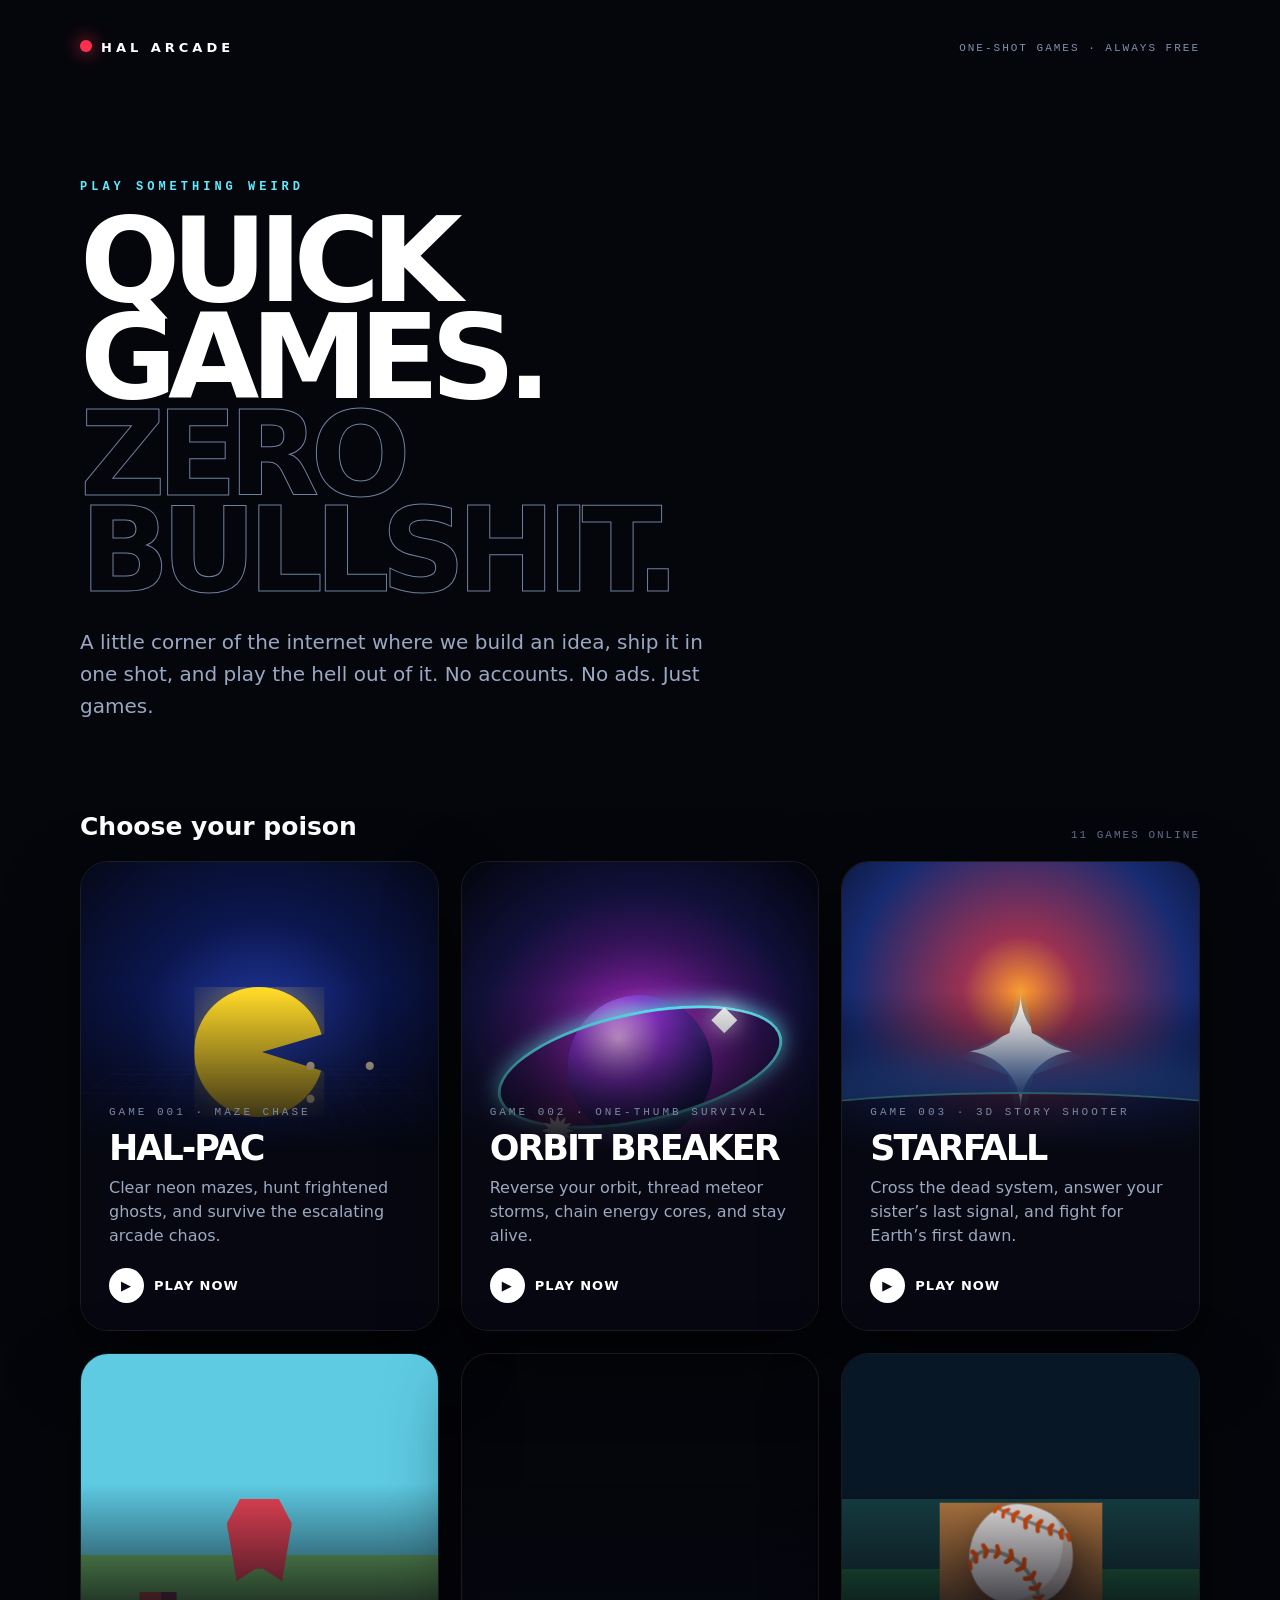
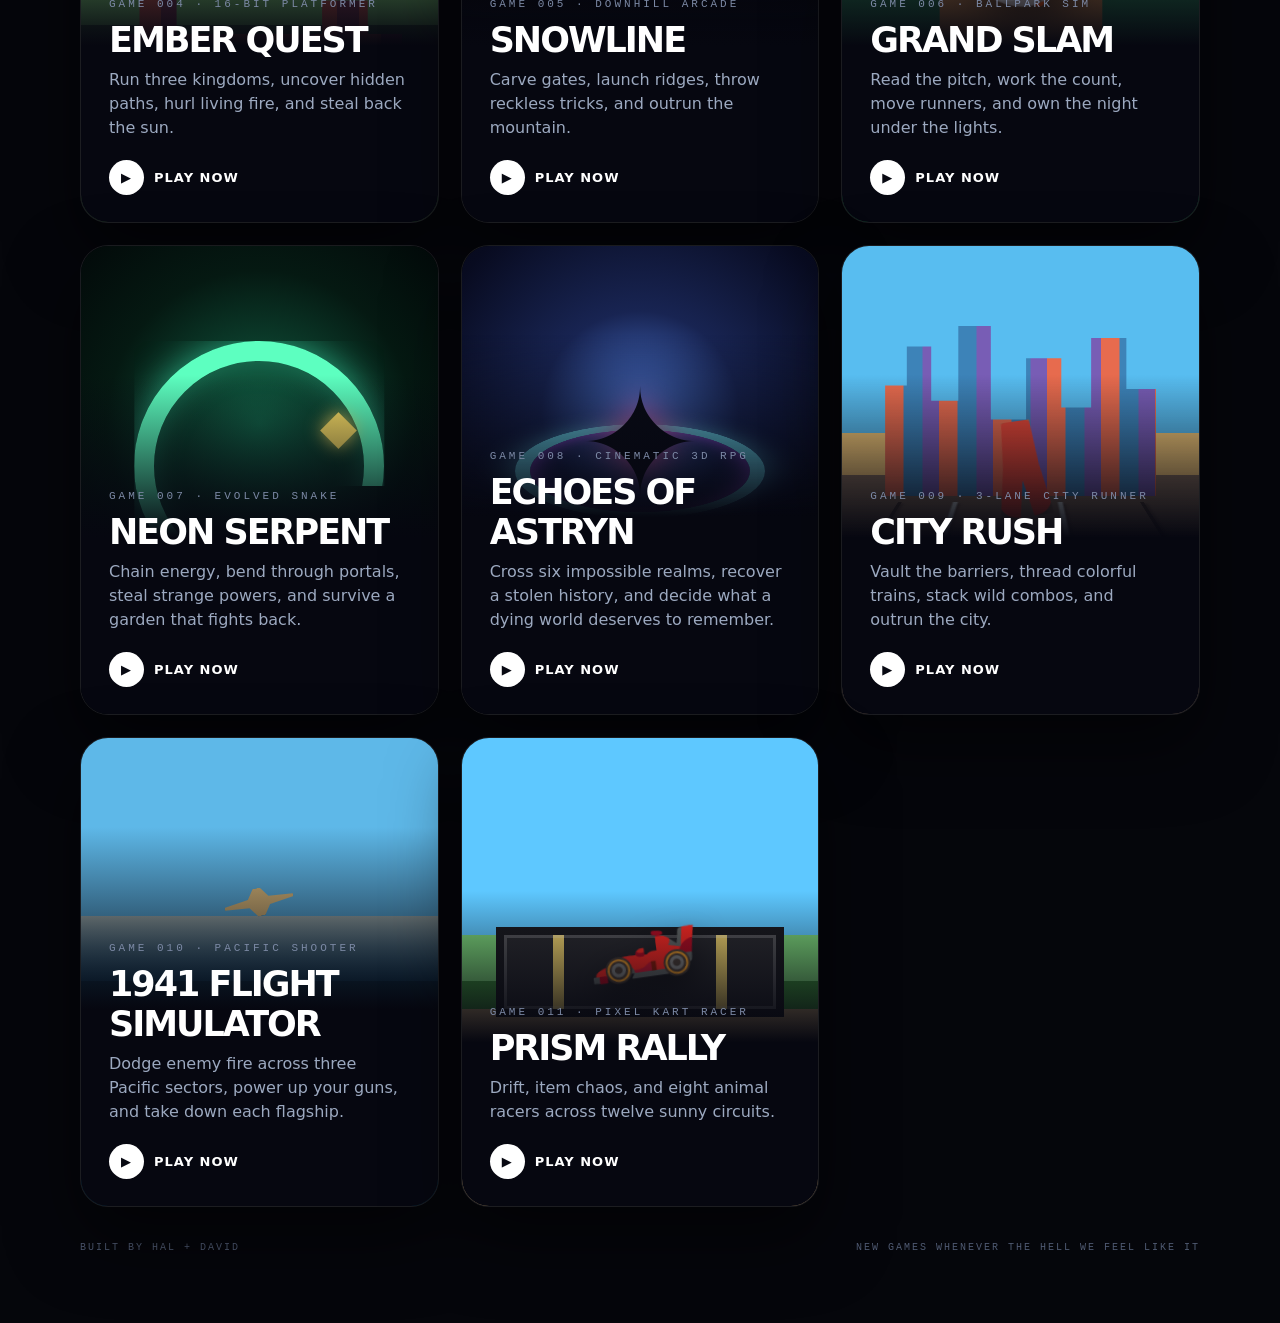
<file: index.html>
<!doctype html>
<html lang="en">
  <head>
    <meta charset="utf-8" />
    <meta name="viewport" content="width=device-width,initial-scale=1" />
    <meta
      http-equiv="Cache-Control"
      content="no-cache, no-store, must-revalidate"
    />
    <title>HAL Arcade</title>
    <script src="arcade-additions.js?v=8" defer></script>
    <style>
      * {
        box-sizing: border-box;
      }
      html,
      body {
        margin: 0;
        min-height: 100%;
        background: #05060b;
        color: #fff;
        font-family: Inter, ui-sans-serif, system-ui, sans-serif;
      }
      body {
        overflow-x: hidden;
      }
      body:before {
        content: "";
        position: fixed;
        inset: 0;
        pointer-events: none;
        background:
          radial-gradient(circle at 15% 0, #5222a744, transparent 35%),
          radial-gradient(circle at 90% 20%, #006d8d44, transparent 30%),
          linear-gradient(#090b16cc, #030409);
        z-index: -1;
      }
      .wrap {
        width: min(1120px, 92vw);
        margin: auto;
        padding: 40px 0 70px;
      }
      .nav {
        display: flex;
        align-items: center;
        justify-content: space-between;
      }
      .logo {
        font-size: 13px;
        font-weight: 900;
        letter-spacing: 4px;
      }
      .logo i {
        display: inline-block;
        width: 12px;
        height: 12px;
        border-radius: 50%;
        background: #ff304f;
        margin-right: 9px;
        box-shadow: 0 0 18px #ff304f;
      }
      .status {
        font:
          11px ui-monospace,
          monospace;
        color: #8190ad;
        letter-spacing: 2px;
      }
      .hero {
        padding: clamp(65px, 11vw, 125px) 0 55px;
        max-width: 820px;
      }
      .eyebrow {
        color: #61e9ff;
        font:
          700 12px ui-monospace,
          monospace;
        letter-spacing: 4px;
      }
      .hero h1 {
        font-size: clamp(54px, 11vw, 118px);
        letter-spacing: -0.075em;
        line-height: 0.82;
        margin: 18px 0 27px;
      }
      .hero h1 span {
        display: block;
        color: transparent;
        -webkit-text-stroke: 1px #7180a1;
      }
      .hero p {
        color: #9aa8c3;
        font-size: clamp(16px, 2vw, 20px);
        line-height: 1.6;
        max-width: 650px;
      }
      .section-head {
        display: flex;
        justify-content: space-between;
        align-items: end;
        margin: 15px 0 20px;
      }
      .section-head h2 {
        font-size: 25px;
        margin: 0;
      }
      .section-head small {
        color: #62708c;
        font:
          11px ui-monospace,
          monospace;
        letter-spacing: 2px;
      }
      .games {
        display: grid;
        grid-template-columns: repeat(auto-fit, minmax(min(310px, 100%), 1fr));
        gap: 22px;
      }
      .game {
        position: relative;
        min-width: 0;
        min-height: 470px;
        border-radius: 28px;
        overflow: hidden;
        text-decoration: none;
        color: #fff;
        border: 1px solid #ffffff18;
        box-shadow: 0 30px 70px #0008;
        isolation: isolate;
        transition:
          0.35s transform,
          0.35s border;
      }
      .game:hover {
        transform: translateY(-7px);
        border-color: #ffffff55;
      }
      .poster {
        position: absolute;
        inset: 0;
      }
      .pac {
        background: radial-gradient(
          circle at 50% 38%,
          #253eaf 0,
          #0b164d 36%,
          #050816 75%
        );
      }
      .orbit {
        background: radial-gradient(
          circle at 50% 42%,
          #d127a2 0,
          #541773 22%,
          #101039 52%,
          #050611 78%
        );
      }
      .starfall {
        background: radial-gradient(
          circle at 50% 28%,
          #ff9d2d 0,
          #9a3152 15%,
          #172b71 44%,
          #040611 75%
        );
      }
      .grid {
        position: absolute;
        inset: 0;
        background-image:
          linear-gradient(#5b74ff1c 1px, transparent 1px),
          linear-gradient(90deg, #5b74ff1c 1px, transparent 1px);
        background-size: 30px 30px;
        transform: perspective(400px) rotateX(62deg) scale(1.8);
        transform-origin: 50% 70%;
      }
      .pacman {
        position: absolute;
        width: 130px;
        height: 130px;
        border-radius: 50%;
        background: #ffd928;
        top: 125px;
        left: 50%;
        transform: translateX(-50%);
        clip-path: polygon(
          0 0,
          100% 0,
          100% 36%,
          52% 50%,
          100% 65%,
          100% 100%,
          0 100%
        );
        filter: drop-shadow(0 0 25px #ffd92888);
      }
      .dots {
        position: absolute;
        top: 188px;
        left: 62%;
        font-size: 28px;
        color: #ffe4bd;
        letter-spacing: 17px;
      }
      .planet {
        position: absolute;
        width: 145px;
        height: 145px;
        border-radius: 50%;
        top: 133px;
        left: 50%;
        transform: translateX(-50%);
        background: radial-gradient(
          circle at 35% 30%,
          #f7b9ff,
          #8e31d2 32%,
          #1b1658 72%
        );
        box-shadow: 0 0 60px #e139ff99;
      }
      .ring {
        position: absolute;
        width: 290px;
        height: 110px;
        border: 3px solid #62f1ff;
        border-radius: 50%;
        top: 150px;
        left: 50%;
        transform: translateX(-50%) rotate(-12deg);
        box-shadow: 0 0 22px #62f1ff;
      }
      .ship {
        position: absolute;
        top: 135px;
        left: 70%;
        font-size: 34px;
        filter: drop-shadow(0 0 12px #fff);
      }
      .meteor {
        position: absolute;
        top: 245px;
        left: 22%;
        font-size: 42px;
        filter: drop-shadow(0 0 15px #ff3a50);
      }
      .star {
        position: absolute;
        top: 105px;
        left: 50%;
        transform: translateX(-50%);
        font-size: 150px;
        color: #fff;
        filter: drop-shadow(0 0 20px #5feaff);
        clip-path: polygon(
          50% 0,
          59% 38%,
          100% 52%,
          60% 62%,
          50% 100%,
          40% 62%,
          0 52%,
          41% 38%
        );
      }
      .horizon {
        position: absolute;
        width: 170%;
        height: 80px;
        left: -35%;
        top: 230px;
        border-top: 2px solid #6ceaff;
        border-radius: 50%;
        box-shadow: 0 -20px 50px #387fff;
      }
      .info {
        position: absolute;
        inset: auto 0 0;
        padding: 115px 28px 27px;
        background: linear-gradient(transparent, #060710 48%);
        z-index: 2;
      }
      .num {
        color: #7c89a5;
        font:
          11px ui-monospace,
          monospace;
        letter-spacing: 3px;
      }
      .info h3 {
        font-size: 35px;
        letter-spacing: -2px;
        margin: 10px 0 8px;
      }
      .info p {
        color: #9ca9c0;
        line-height: 1.5;
        margin: 0 0 20px;
      }
      .play {
        display: inline-flex;
        align-items: center;
        gap: 10px;
        font-weight: 800;
        font-size: 13px;
        letter-spacing: 1px;
      }
      .play b {
        display: grid;
        place-items: center;
        width: 35px;
        height: 35px;
        border-radius: 50%;
        background: #fff;
        color: #080912;
      }
      .footer {
        display: flex;
        justify-content: space-between;
        color: #505b73;
        font:
          10px ui-monospace,
          monospace;
        letter-spacing: 2px;
        margin-top: 35px;
      }
      @media (max-width: 720px) {
        .wrap {
          padding-top: 25px;
        }
        .snowline {
          background: linear-gradient(#163554 0 40%, #dff8ff 40%);
          overflow: hidden;
        }
        .snowpeak {
          position: absolute;
          left: -10%;
          right: -10%;
          top: 95px;
          height: 230px;
          background: #b8e5ef;
          clip-path: polygon(
            0 65%,
            20% 30%,
            32% 52%,
            52% 4%,
            67% 48%,
            82% 25%,
            100% 66%,
            100% 100%,
            0 100%
          );
        }
        .snowpeak:after {
          content: "";
          position: absolute;
          inset: 45px 0 0;
          background: #f5fdff;
          clip-path: polygon(
            0 58%,
            20% 22%,
            32% 45%,
            52% 0,
            67% 42%,
            82% 18%,
            100% 60%,
            100% 100%,
            0 100%
          );
        }
        .snowrider {
          position: absolute;
          z-index: 1;
          top: 180px;
          left: 52%;
          width: 12px;
          height: 62px;
          background: #ff416c;
          transform: rotate(24deg);
          box-shadow:
            -22px 35px 0 -3px #18364e,
            18px 38px 0 -3px #18364e;
        }
        .snowrider:after {
          content: "";
          position: absolute;
          width: 82px;
          height: 7px;
          border-radius: 50%;
          background: #142a40;
          left: -34px;
          top: 58px;
          transform: rotate(-12deg);
        }
        .hero {
          padding: 70px 0 45px;
        }
        .games {
          grid-template-columns: 1fr;
        }
        .game {
          min-height: 430px;
        }
        .footer {
          gap: 20px;
          line-height: 1.5;
        }
        .status {
          display: none;
        }
      }
    </style>
  </head>
  <body>
    <main class="wrap">
      <nav class="nav">
        <div class="logo"><i></i>HAL ARCADE</div>
        <div class="status">ONE-SHOT GAMES · ALWAYS FREE</div>
      </nav>
      <section class="hero">
        <div class="eyebrow">PLAY SOMETHING WEIRD</div>
        <h1>QUICK GAMES.<span>ZERO BULLSHIT.</span></h1>
        <p>
          A little corner of the internet where we build an idea, ship it in one
          shot, and play the hell out of it. No accounts. No ads. Just games.
        </p>
      </section>
      <div class="section-head">
        <h2>Choose your poison</h2>
        <small>3 GAMES ONLINE</small>
      </div>
      <section class="games">
        <a class="game" href="hal-pac.html"
          ><div class="poster pac">
            <div class="grid"></div>
            <div class="pacman"></div>
            <div class="dots">• • •</div>
          </div>
          <div class="info">
            <div class="num">GAME 001 · MAZE CHASE</div>
            <h3>HAL-PAC</h3>
            <p>
              Clear neon mazes, hunt frightened ghosts, and survive the
              escalating arcade chaos.
            </p>
            <span class="play"><b>▶</b> PLAY NOW</span>
          </div></a
        >
        <a class="game" href="orbit-breaker.html"
          ><div class="poster orbit">
            <div class="planet"></div>
            <div class="ring"></div>
            <div class="ship">◆</div>
            <div class="meteor">✹</div>
          </div>
          <div class="info">
            <div class="num">GAME 002 · ONE-THUMB SURVIVAL</div>
            <h3>ORBIT BREAKER</h3>
            <p>
              Reverse your orbit, thread meteor storms, chain energy cores, and
              stay alive.
            </p>
            <span class="play"><b>▶</b> PLAY NOW</span>
          </div></a
        >
        <a class="game" href="starfall.html"
          ><div class="poster starfall">
            <div class="star">✦</div>
            <div class="horizon"></div>
          </div>
          <div class="info">
            <div class="num">GAME 003 · 3D STORY SHOOTER</div>
            <h3>STARFALL</h3>
            <p>
              Cross the dead system, answer your sister’s last signal, and fight
              for Earth’s first dawn.
            </p>
            <span class="play"><b>▶</b> PLAY NOW</span>
          </div></a
        >
      </section>
      <footer class="footer">
        <span>BUILT BY HAL + DAVID</span
        ><span>NEW GAMES WHENEVER THE HELL WE FEEL LIKE IT</span>
      </footer>
    </main>
  </body>
</html>
</file>
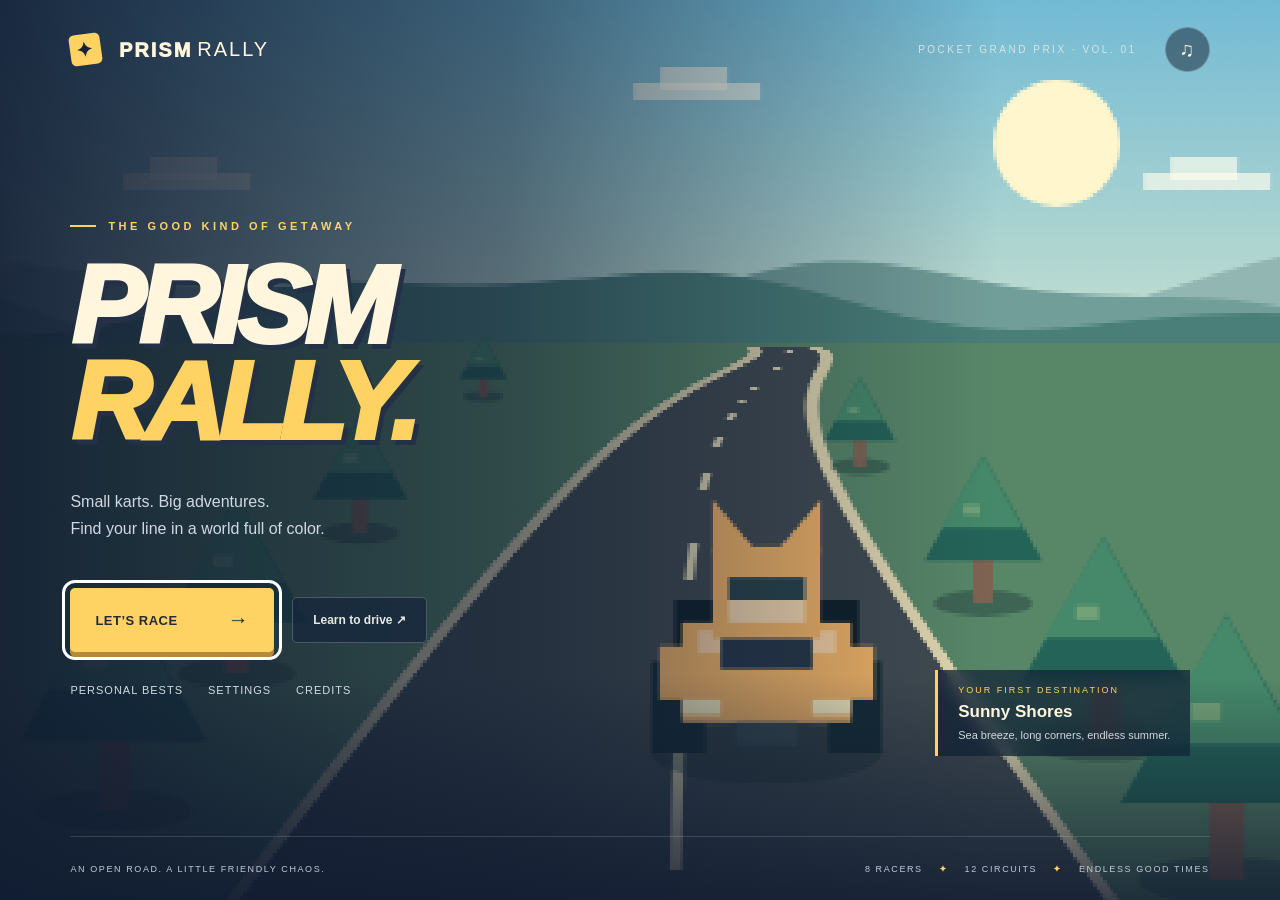
<file: prism-rally/index.html>
<!doctype html><html lang="en"><head><meta charset="UTF-8"><meta name="viewport" content="width=device-width, initial-scale=1, viewport-fit=cover"><meta name="theme-color" content="#151c35"><meta name="description" content="Prism Rally — a pocket-sized world of big adventures. An original pixel kart racer."><title>Prism Rally · The good kind of getaway</title><link rel="stylesheet" href="./style.css"></head><body><main id="app"><canvas id="game" aria-label="Prism Rally racing view"></canvas><div class="vignette"></div><header id="brand"><a href="#" id="home" aria-label="Prism Rally home"><span class="brand-icon">✦</span> PRISM<span>RALLY</span></a><div class="header-right"><span class="edition">POCKET GRAND PRIX · VOL. 01</span><button id="sound" class="icon-button" aria-label="Toggle sound">♫</button></div></header><section id="screen" aria-live="polite"></section><section id="hud" hidden></section><div id="touch" hidden><div><button data-control="left" aria-label="Steer left">◀</button><button data-control="right" aria-label="Steer right">▶</button></div><div><button data-control="brake">BRAKE</button><button data-control="drift">DRIFT</button><button data-control="item">ITEM</button><button data-control="throttle">GO</button></div></div><footer id="footer"><span>AN OPEN ROAD. A LITTLE FRIENDLY CHAOS.</span><span>8 RACERS <b>✦</b> 12 CIRCUITS <b>✦</b> ENDLESS GOOD TIMES</span></footer></main><script type="module" src="./src/main.js"></script></body></html>
</file>
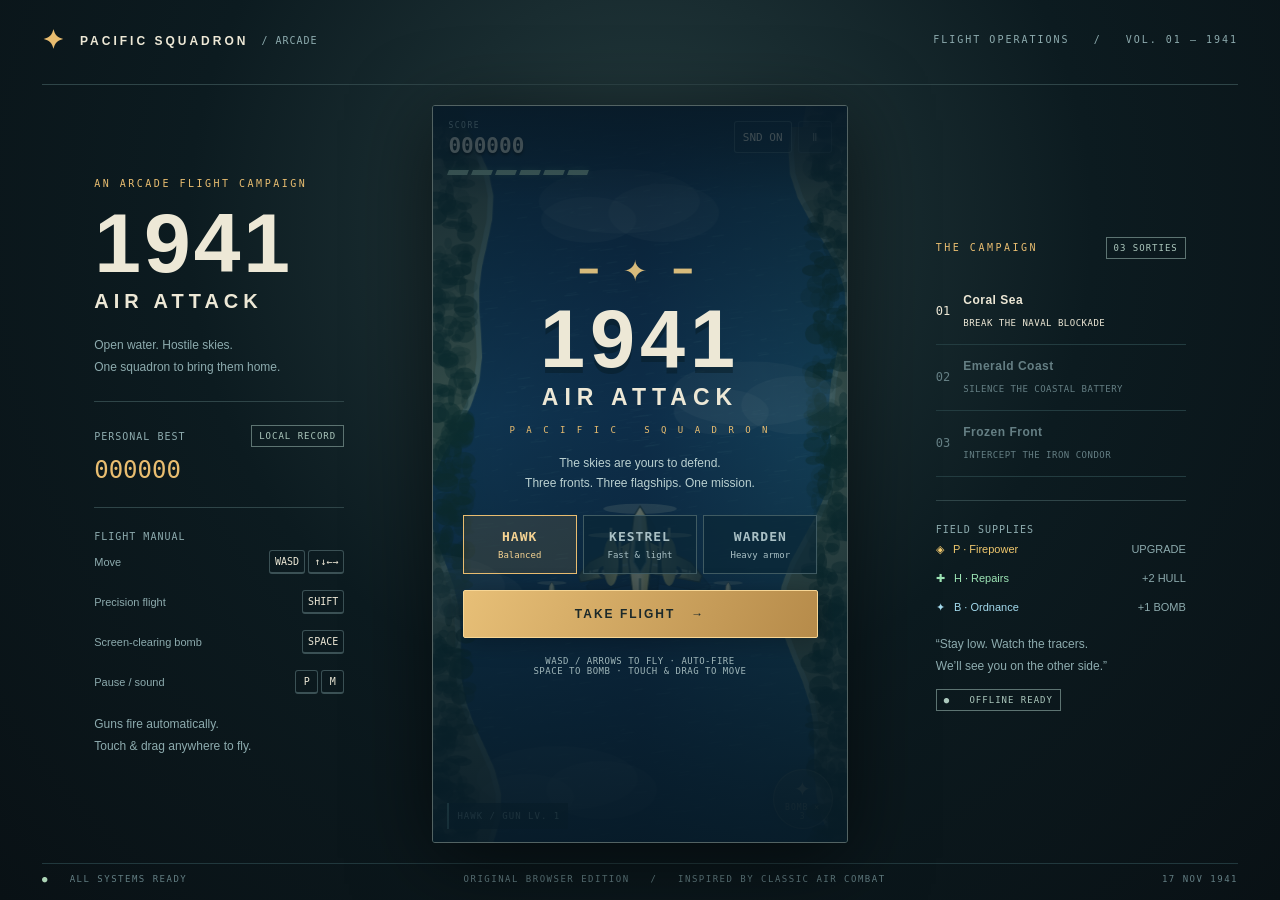
<file: 1941-flight-simulator.html>
<!doctype html>
<html lang="en"><head><meta charset="utf-8"><meta name="viewport" content="width=device-width, initial-scale=1, viewport-fit=cover"><meta name="theme-color" content="#0c191d"><title>1941 · Air Attack — Pacific Squadron</title><link rel="icon" href="data:image/svg+xml,%3Csvg xmlns='http://www.w3.org/2000/svg' viewBox='0 0 40 40'%3E%3Crect width='40' height='40' rx='8' fill='%230c191d'/%3E%3Cpath d='M20 4 24 17 36 24 36 28 23 25 22 33 27 36 13 36 18 33 17 25 4 28 4 24 16 17Z' fill='%23e6c27d'/%3E%3C/svg%3E"><style>

:root{color-scheme:dark;--paper:#ede8d6;--dim:#8dabae;--gold:#e9bd70;--line:#2f4548;--green:#afd7b5}*{box-sizing:border-box}html,body{margin:0;width:100%;height:100%;overflow:hidden;overscroll-behavior:none}body{background:#0a1519;color:var(--paper);font-family:Arial,Helvetica,sans-serif;background-image:radial-gradient(ellipse at 50% 25%,#263d40 0%,#0c1b20 50%,#091115 100%)}button{font:inherit;color:inherit;cursor:pointer;touch-action:manipulation}button:focus-visible{outline:2px solid #fff;outline-offset:4px}button:disabled{opacity:.4;cursor:default}.shell{height:100dvh;max-width:1600px;margin:auto;display:flex;flex-direction:column;padding:25px 42px 16px}.masthead{height:60px;flex-shrink:0;display:flex;align-items:flex-start;justify-content:space-between;border-bottom:1px solid var(--line)}.brand{display:flex;align-items:center;gap:13px;font-size:12px;letter-spacing:3px;font-weight:bold}.insignia{font-size:26px;color:var(--gold)}.edition{font:10px monospace;letter-spacing:2px;color:var(--dim);padding-top:9px}.main{flex:1;min-height:0;display:grid;grid-template-columns:1fr auto 1fr;grid-template-rows:minmax(0,1fr);gap:36px;align-items:center;padding:20px 0}.rail{max-width:250px;justify-self:center;width:100%}.eyebrow{font:10px monospace;letter-spacing:2.5px;color:var(--gold);text-transform:uppercase}.rail h1{font-family:Impact,'Arial Narrow',sans-serif;font-size:84px;letter-spacing:3px;line-height:.95;margin:15px 0 0;font-weight:900}.rail h2{font-size:20px;letter-spacing:5px;margin:6px 0 22px}.rail p{font-size:12px;color:var(--dim);line-height:1.8}.rule{height:1px;background:var(--line);margin:23px 0}.row{display:flex;justify-content:space-between;align-items:center;gap:12px}.small{font:10px monospace;letter-spacing:1px;color:var(--dim)}.record{font:24px monospace;color:var(--gold);margin-top:9px}.tag{font:9px monospace;border:1px solid #5d7472;color:#acc8bd;padding:5px 7px;letter-spacing:1px}.mission-list{list-style:none;padding:0;margin:20px 0}.mission-list li{display:flex;gap:13px;align-items:center;padding:14px 0;border-bottom:1px solid #233c40;color:#657f84}.mission-list li.active{color:var(--paper)}.mission-list li.done{color:#acd2ad}.mission-list b{font:12px monospace;color:inherit}.mission-list strong{display:block;font-size:12px;letter-spacing:.5px;margin-bottom:5px}.mission-list span{font:9px monospace;letter-spacing:.5px}.keyrow{display:flex;justify-content:space-between;align-items:center;padding:8px 0;font-size:11px;color:var(--dim)}kbd{font:10px monospace;display:inline-block;min-width:23px;padding:5px;border:1px solid #3b5155;border-bottom-width:2px;border-radius:3px;text-align:center;color:var(--paper)}.field{height:100%;max-height:850px;aspect-ratio:9/16;position:relative;isolation:isolate;background:#114552;overflow:hidden;border:1px solid #536363;box-shadow:0 15px 80px #0009;border-radius:3px;touch-action:none;user-select:none}.field:focus{outline:none}canvas{display:block;width:100%;height:100%;touch-action:none}.hud{position:absolute;top:0;left:0;right:0;padding:15px 15px 25px;background:linear-gradient(#081a29dc,transparent);pointer-events:none;z-index:2}.hud-top{display:flex;justify-content:space-between;gap:8px}.hud label{display:block;font:8px monospace;letter-spacing:1.5px;color:#b9d4d4;margin-bottom:4px}.score{font:bold 21px monospace;text-shadow:0 2px 3px #000}.hud-right{text-align:right}.health{display:flex;gap:4px;margin-top:12px}.health i{width:20px;height:5px;background:#bae3bf;box-shadow:0 0 6px #84d59855;transform:skew(-20deg)}.health i.off{background:#254b54;box-shadow:none}.hud-actions{display:flex;gap:6px;pointer-events:auto}.icon-button{border:1px solid #a9c7c04d;border-radius:3px;background:#0c273a99;font:11px monospace;min-width:34px;height:32px;padding:0 8px}.icon-button:hover{background:#41616c}.bottom-hud{position:absolute;bottom:13px;left:14px;right:14px;display:flex;justify-content:space-between;align-items:flex-end;z-index:3;pointer-events:none}.weapon{font:9px monospace;color:#c4e9e6;letter-spacing:1px;background:#082530ad;padding:8px;border-left:2px solid #9ee6d6}.bomb{pointer-events:auto;background:linear-gradient(#425854ee,#203b3eee);border:1px solid #c5b88999;border-radius:50%;width:60px;height:60px;box-shadow:0 3px 15px #0006;font-size:20px;color:#f3d69e}.bomb span{display:block;font:8px monospace;letter-spacing:1px;margin-top:2px}.boss-hud{position:absolute;top:85px;left:15%;right:15%;z-index:2;display:none;text-align:center}.boss-hud label{font:9px monospace;letter-spacing:2px;color:#ffe5c5;text-shadow:0 1px 5px #000}.boss-track{height:5px;background:#191d26;border:1px solid #cd978666;margin-top:5px}.boss-track div{height:100%;background:#ed8865;width:100%}.overlay{position:absolute;inset:0;z-index:5;display:flex;align-items:center;justify-content:center;background:linear-gradient(#081b28c9,#0b273594 42%,#071a26e8);padding:20px}.overlay[hidden]{display:none}.panel{text-align:center;width:100%;max-width:355px}.crest{font-size:29px;color:#d8bb7b;letter-spacing:9px}.panel h2{font:900 81px/.9 Impact,'Arial Narrow',sans-serif;letter-spacing:5px;margin:15px 0 0;text-shadow:0 6px 0 #061a2377}.panel h3{font:700 23px Arial,sans-serif;letter-spacing:6px;margin:8px 0 14px}.panel .subtitle{font:9px monospace;letter-spacing:3px;color:var(--gold)}.panel p{font-size:12px;line-height:1.7;color:#bad0d0;margin:18px auto;max-width:280px}.primary{width:100%;border:1px solid #f7d695;background:linear-gradient(115deg,#e7bf77,#b68b4a);color:#1b292a;padding:16px 8px;font-size:12px;letter-spacing:2px;font-weight:bold;border-radius:2px;box-shadow:0 4px 25px #0004}.primary:hover{filter:brightness(1.15)}.secondary{width:100%;border:1px solid #587079;background:#173341c9;padding:12px;margin-top:10px;font-size:10px;letter-spacing:2px;border-radius:2px}.aircrafts{display:flex;gap:6px;margin:21px 0 16px}.aircrafts button{flex:1;padding:10px 2px;background:#092635aa;border:1px solid #405b62;font:9px monospace;color:#a9c0c5;line-height:1.7}.aircrafts button.selected{border-color:var(--gold);background:#75654444;color:#f5d392}.aircrafts b{font-size:13px;display:block;letter-spacing:1px}.hint{font:9px monospace!important;letter-spacing:.5px;opacity:.85}.summary{display:flex;justify-content:space-around;border-block:1px solid #42616b;padding:15px 0;margin:20px 0}.summary strong{font:22px monospace;display:block;color:var(--gold)}.summary span{font:8px monospace;color:#a3bbc1;letter-spacing:1px}.footer{flex-shrink:0;display:flex;justify-content:space-between;color:#637e83;font:9px monospace;letter-spacing:1.5px;padding-top:10px;border-top:1px solid #21383d}.status-dot{color:#acd4b6}.qa{position:fixed;bottom:8px;left:8px;z-index:99;background:#071016;padding:8px;display:flex;gap:5px;max-width:95vw;flex-wrap:wrap}.qa button{font:10px monospace;background:#385360;border:1px solid #9fbac4;padding:7px}.qa output{font:10px monospace;width:100%}.toast{position:absolute;top:40%;left:0;right:0;text-align:center;z-index:4;pointer-events:none;color:#f5d79b;text-shadow:0 2px 6px #000;font:bold 19px monospace;letter-spacing:2px;opacity:0;transition:opacity .2s}.toast small{display:block;font:10px monospace;letter-spacing:1px;margin-top:8px;color:#d1e6e4}@media(max-width:1050px){.shell{padding:18px 22px 12px}.main{gap:20px}.rail{max-width:185px}.rail h1{font-size:65px}.edition{letter-spacing:1px}.rail h2{font-size:16px}.main{padding:16px 0}}@media(max-width:780px){.rail{display:none}.main{display:flex;justify-content:center;padding:12px 0}.shell{padding:14px 18px 10px}.masthead{height:41px}.brand{font-size:10px}.edition{font-size:8px}.footer{font-size:7px}.field{max-width:100%}}@media(max-width:480px){.shell{padding:0}.masthead,.footer{display:none}.main{padding:0}.field{border:0;border-radius:0;height:min(100dvh,177.777vw);width:min(100vw,56.25dvh);max-height:none}.panel h2{font-size:76px}.overlay{padding:24px}.hud{padding-top:max(13px,env(safe-area-inset-top))}}@media(max-height:650px){.masthead,.footer{display:none}.main{padding:0}.shell{padding:10px}.panel h2{font-size:57px}.panel h3{font-size:17px}.panel p{margin:10px auto}.aircrafts{margin:12px 0}.primary{padding:11px}.crest{font-size:20px}.hint{font-size:8px!important}.rail .rule{margin:14px 0}.mission-list li{padding:9px 0}}
@media(max-height:550px){.rail{display:none}.main{display:flex;justify-content:center}.overlay .panel{width:320px;max-width:none;flex-shrink:0;transform:scale(var(--panel-scale,.6))}.overlay{padding:0}.hud{padding:8px}.hud .score{font-size:16px}.hud label{font-size:7px}.icon-button{height:25px;min-width:25px;font-size:8px;padding:0 5px}.health{margin-top:7px}.health i{width:13px}.boss-hud{top:61px}.boss-hud label{font-size:7px;letter-spacing:1px}.bottom-hud{bottom:8px;left:8px;right:8px}.weapon{font-size:6px;letter-spacing:0;padding:5px}.bomb{width:43px;height:43px;font-size:16px}.bomb span{font-size:6px}}@media(max-width:480px){.shell{padding:0}}</style></head><body>
<div class="shell"><header class="masthead"><div class="brand"><span class="insignia">✦</span>PACIFIC SQUADRON <span class="small">/ ARCADE</span></div><div class="edition">FLIGHT OPERATIONS &nbsp; / &nbsp; VOL. 01 — 1941</div></header><main class="main"><aside class="rail"><div class="eyebrow">An arcade flight campaign</div><h1>1941</h1><h2>AIR ATTACK</h2><p>Open water. Hostile skies.<br>One squadron to bring them home.</p><div class="rule"></div><div class="row"><span class="small">PERSONAL BEST</span><span class="tag">LOCAL RECORD</span></div><div class="record" id="best">000000</div><div class="rule"></div><div class="small">FLIGHT MANUAL</div><div class="keyrow"><span>Move</span><span><kbd>WASD</kbd> <kbd>↑↓←→</kbd></span></div><div class="keyrow"><span>Precision flight</span><kbd>SHIFT</kbd></div><div class="keyrow"><span>Screen-clearing bomb</span><kbd>SPACE</kbd></div><div class="keyrow"><span>Pause / sound</span><span><kbd>P</kbd> <kbd>M</kbd></span></div><p>Guns fire automatically.<br>Touch & drag anywhere to fly.</p></aside>
<section class="field" id="field" tabindex="0" aria-label="Air Attack game. Move with arrows or WASD. Automatic fire. Space to bomb. P to pause."><canvas id="game" width="540" height="960" aria-label="Top-down aerial combat battlefield"></canvas><div class="hud"><div class="hud-top"><div><label>SCORE</label><div class="score" id="score">000000</div></div><div class="hud-right"><div class="hud-actions"><button class="icon-button" id="mute" aria-label="Mute sound">SND ON</button><button class="icon-button" id="pause" aria-label="Pause game">Ⅱ</button></div></div></div><div class="health" id="health" aria-label="Hull integrity"></div></div><div class="boss-hud" id="bossHud"><label id="bossName">ENEMY FLAGSHIP</label><div class="boss-track"><div id="bossFill"></div></div></div><div class="bottom-hud"><div class="weapon" id="weapon">HAWK / GUN LV. 1</div><button class="bomb" id="bomb" aria-label="Deploy bomb">✦<span id="bombCount">BOMB × 3</span></button></div><div class="toast" id="toast"></div><div class="overlay" id="overlay"><div class="panel" id="panel"></div></div></section>
<aside class="rail"><div class="row"><span class="eyebrow">The campaign</span><span class="tag">03 SORTIES</span></div><ol class="mission-list"><li class="active" id="mission0"><b>01</b><div><strong>Coral Sea</strong><span>BREAK THE NAVAL BLOCKADE</span></div></li><li id="mission1"><b>02</b><div><strong>Emerald Coast</strong><span>SILENCE THE COASTAL BATTERY</span></div></li><li id="mission2"><b>03</b><div><strong>Frozen Front</strong><span>INTERCEPT THE IRON CONDOR</span></div></li></ol><div class="rule"></div><div class="small">FIELD SUPPLIES</div><div class="keyrow"><span style="color:#f0c86e">◈ &nbsp; P · Firepower</span><span>UPGRADE</span></div><div class="keyrow"><span style="color:#9de5b5">✚ &nbsp; H · Repairs</span><span>+2 HULL</span></div><div class="keyrow"><span style="color:#a4dbee">✦ &nbsp; B · Ordnance</span><span>+1 BOMB</span></div><p id="dispatch">“Stay low. Watch the tracers.<br>We’ll see you on the other side.”</p><div class="tag" style="display:inline-block">● &nbsp; OFFLINE READY</div></aside></main><footer class="footer"><span><span class="status-dot">●</span> &nbsp; ALL SYSTEMS READY</span><span>ORIGINAL BROWSER EDITION &nbsp; / &nbsp; INSPIRED BY CLASSIC AIR COMBAT</span><span>17 NOV 1941</span></footer></div>
<script>
'use strict';
(() => {
const $=id=>document.getElementById(id),canvas=$('game'),ctx=canvas.getContext('2d'),W=540,H=960;
const clamp=(v,a,b)=>Math.max(a,Math.min(b,v)),rnd=(a,b)=>a+Math.random()*(b-a),dist=(a,b)=>Math.hypot(a.x-b.x,a.y-b.y);
let stored={};try{stored=JSON.parse(localStorage.getItem('airattack1941')||'{}')||{}}catch{}
let best=Number(stored.best)||0,muted=!!stored.muted,selected=clamp(Number(stored.aircraft)||0,0,2);
const craft=[{name:'HAWK',desc:'Balanced',hp:6,speed:330,color:'#d5cc8b'},{name:'KESTREL',desc:'Fast & light',hp:5,speed:390,color:'#b2d8dd'},{name:'WARDEN',desc:'Heavy armor',hp:8,speed:280,color:'#c4ba9d'}];
const missions=[{name:'CORAL SEA',boss:'KRAKEN · BATTLESHIP',color:'#105069'},{name:'EMERALD COAST',boss:'BASTION · FORTRESS',color:'#274f49'},{name:'FROZEN FRONT',boss:'IRON CONDOR · BOMBER',color:'#3b626e'}];
let mode='title',g,keys=new Set(),pointer=null,last=0,ambient=0,ac,master,audioReady=false,toastTime=0,uiTick=0,qa=document.location.search.includes('qa=1'),qaGod=false,qaSpeed=1;
const metrics={frames:0,maxEnemies:0,maxBullets:0,maxParticles:0,damage:0,pickups:0,kills:0,bombs:0,shots:0,restarts:0,bosses:0,types:new Set(),errors:0};
function save(){try{localStorage.setItem('airattack1941',JSON.stringify({best,muted,aircraft:selected}))}catch{}}
function initAudio(){try{if(!ac){ac=new(window.AudioContext||window.webkitAudioContext)();master=ac.createGain();master.gain.value=muted?0:.22;master.connect(ac.destination)}ac.resume().then(()=>{audioReady=ac.state==='running'}).catch(()=>{})}catch{}}
function sound(type){if(!ac||muted||ac.state!=='running')return;let o=ac.createOscillator(),v=ac.createGain(),t=ac.currentTime;let f=type==='shot'?530:type==='hit'?95:type==='pickup'?680:type==='bomb'?55:type==='kill'?80:340;let len=type==='shot'?.055:type==='bomb'?.8:type==='kill'?.22:.16;o.type=type==='pickup'?'sine':type==='shot'?'triangle':'sawtooth';o.frequency.setValueAtTime(f,t);o.frequency.exponentialRampToValueAtTime(type==='pickup'?1200:Math.max(20,f*.25),t+len);v.gain.setValueAtTime(type==='shot'?.09:.35,t);v.gain.exponentialRampToValueAtTime(.001,t+len);o.connect(v);v.connect(master);o.start();o.stop(t+len);o.onended=()=>{o.disconnect();v.disconnect()}}
function toggleMute(){muted=!muted;initAudio();if(master)master.gain.setValueAtTime(muted?0:.22,ac.currentTime);save();syncUI()}
function empty(){return{time:0,stage:0,stageTime:0,wave:0,nextWave:2,bossSpawned:false,boss:null,score:0,kills:0,bombs:3,level:1,shoot:0,inv:2,flash:0,shake:0,transition:0,scroll:0,player:{x:W/2,y:H*.79,hp:craft[selected].hp,max:craft[selected].hp,r:12},enemies:[],bullets:[],shots:[],particles:[],pickups:[],rings:[],floaters:[],killsSinceDrop:0}}
g=empty();
function panel(html){$('toast').style.opacity=0;toastTime=0;$('panel').innerHTML=html;$('overlay').hidden=false}
function title(){if(g&&g.score>best){best=g.score;save()}mode='title';g=empty();$('bossHud').style.display='none';panel(`<div class="crest">━ ✦ ━</div><h2>1941</h2><h3>AIR ATTACK</h3><div class="subtitle">P A C I F I C &nbsp; S Q U A D R O N</div><p>The skies are yours to defend.<br>Three fronts. Three flagships. One mission.</p><div class="aircrafts">${craft.map((c,i)=>`<button data-craft="${i}" class="${i===selected?'selected':''}" aria-pressed="${i===selected}"><b>${c.name}</b>${c.desc}</button>`).join('')}</div><button class="primary" id="start">TAKE FLIGHT &nbsp; →</button><p class="hint">WASD / ARROWS TO FLY · AUTO-FIRE<br>SPACE TO BOMB · TOUCH & DRAG TO MOVE</p>`);$('start').onclick=start;document.querySelectorAll('[data-craft]').forEach(b=>b.onclick=()=>{selected=+b.dataset.craft;save();title()});syncUI()}
function start(){initAudio();metrics.restarts++;g=empty();keys.clear();pointer=null;mode='playing';$('overlay').hidden=true;$('field').focus({preventScroll:true});announce('01 / CORAL SEA','Break the naval blockade');syncUI()}
function announce(a,b=''){const t=$('toast');t.replaceChildren();t.append(document.createTextNode(a));if(b){const s=document.createElement('small');s.textContent=b;t.append(s)}t.style.opacity=1;toastTime=3}
function pause(){if(mode!=='playing')return;$('toast').style.opacity=0;toastTime=0;mode='paused';keys.clear();pointer=null;panel(`<div class="eyebrow">FLIGHT ON HOLD</div><h3 style="margin:22px 0">PAUSED</h3><p>Take a breath, pilot.<br>Your squadron is waiting.</p><button class="primary" id="resume">RESUME FLIGHT →</button><button class="secondary" id="retry">RESTART CAMPAIGN</button><button class="secondary" id="home">RETURN TO HANGAR</button>`);$('resume').onclick=resume;$('retry').onclick=start;$('home').onclick=title;syncUI()}
function resume(){if(mode!=='paused')return;initAudio();mode='playing';$('overlay').hidden=true;keys.clear();$('field').focus({preventScroll:true});last=performance.now();syncUI()}
function end(win){if(mode!=='playing')return;mode=win?'victory':'gameover';keys.clear();pointer=null;if(g.score>best){best=g.score;save()}panel(`<div class="crest">${win?'★ ★ ★':'━ ✦ ━'}</div><div class="eyebrow" style="margin-top:15px">${win?'ALL THREE FRONTS SECURED':'SQUADRON REPORT'}</div><h3 style="letter-spacing:3px;margin:20px 0">${win?'SKIES LIBERATED':'MISSION LOST'}</h3><p>${win?'The blockade is broken. Your squadron returns home.<br>Outstanding flying, commander.':'Your flight is over. The mission isn’t.<br>Regroup, rearm, and take to the skies.'}</p><div class="summary"><div><strong>${String(g.score).padStart(6,'0')}</strong><span>FINAL SCORE</span></div><div><strong>${g.kills}</strong><span>HOSTILES DOWN</span></div></div><button class="primary" id="again">${win?'FLY ANOTHER CAMPAIGN':'TAKE FLIGHT AGAIN'} →</button><button class="secondary" id="home">RETURN TO HANGAR</button><p class="hint">PERSONAL BEST · ${String(best).padStart(6,'0')}</p>`);$('again').onclick=start;$('home').onclick=title;syncUI()}
function debrief(){mode='debrief';keys.clear();pointer=null;if(g.score>best){best=g.score;save()}panel(`<div class="crest">━ ★ ━</div><div class="eyebrow" style="margin-top:15px">SORTIE ${g.stage+1} COMPLETE</div><h3 style="letter-spacing:3px;margin:20px 0">SECTOR SECURED</h3><p>Flagship destroyed. Hull repaired.<br>Choose your field upgrade for the next sortie.</p><div class="summary"><div><strong>${String(g.score).padStart(6,'0')}</strong><span>CAMPAIGN SCORE</span></div><div><strong>${g.kills}</strong><span>HOSTILES DOWN</span></div></div><button class="primary" id="upgradeGun" ${g.level>=5?'disabled':''}>${g.level>=5?'GUNS AT MAXIMUM LEVEL':'UPGRADE GUNS · +1 LEVEL'}</button><button class="secondary" id="upgradeBomb">REARM · +2 BOMBS</button>`);$('upgradeGun').onclick=()=>nextStage('gun');$('upgradeBomb').onclick=()=>nextStage('bomb');syncUI()}
function nextStage(upgrade){if(upgrade==='gun')g.level=Math.min(5,g.level+1);else g.bombs=Math.min(5,g.bombs+2);g.stage++;g.stageTime=0;g.wave=0;g.nextWave=2;g.boss=null;g.bossSpawned=false;g.transition=0;g.bullets=[];g.enemies=[];g.shots=[];g.pickups=[];g.particles=[];g.player.hp=g.player.max;g.player.x=W/2;g.player.y=H*.79;g.inv=3;g.bombs=Math.min(5,g.bombs+1);mode='playing';$('overlay').hidden=true;$('field').focus({preventScroll:true});announce(`0${g.stage+1} / ${missions[g.stage].name}`,'Enemy strength increased');syncUI()}
function syncUI(){$('score').textContent=String(g.score).padStart(6,'0');$('best').textContent=String(Math.max(best,g.score)).padStart(6,'0');$('health').innerHTML=Array.from({length:g.player.max},(_,i)=>`<i class="${i>=g.player.hp?'off':''}"></i>`).join('');$('health').setAttribute('aria-label',`Hull ${g.player.hp} of ${g.player.max}`);$('weapon').textContent=`${craft[selected].name} / GUN LV. ${g.level}${g.level>=3?' + WINGMEN':''}`;$('bombCount').textContent=`BOMB × ${g.bombs}`;$('bomb').disabled=mode!=='playing'||g.bombs<=0;$('mute').textContent=muted?'SND OFF':'SND ON';$('mute').setAttribute('aria-label',muted?'Unmute sound':'Mute sound');$('pause').disabled=!['playing','paused'].includes(mode);$('pause').setAttribute('aria-label',mode==='paused'?'Resume game':'Pause game');$('pause').textContent=mode==='paused'?'▶':'Ⅱ';$('bossHud').style.display=g.boss&&g.boss.hp>0&&mode==='playing'?'block':'none';if(g.boss){$('bossName').textContent=missions[g.stage].boss;$('bossFill').style.width=`${100*Math.max(0,g.boss.hp)/g.boss.max}%`}for(let i=0;i<3;i++)$('mission'+i).className=i<g.stage?'done':i===g.stage?'active':'';if(qa)$('qaState').textContent=JSON.stringify({mode,stage:g.stage+1,time:Math.round(g.stageTime),hp:g.player.hp,x:Math.round(g.player.x),y:Math.round(g.player.y),score:g.score,enemies:g.enemies.length,bullets:g.bullets.length,shots:g.shots.length,particles:g.particles.length,audio:ac?.state||'off',muted,frames:metrics.frames,maxEnemies:metrics.maxEnemies,maxBullets:metrics.maxBullets,maxParticles:metrics.maxParticles,damage:metrics.damage,pickups:metrics.pickups,kills:metrics.kills,bombs:metrics.bombs,restarts:metrics.restarts,bosses:metrics.bosses,types:[...metrics.types],errors:metrics.errors})}
function burst(x,y,n=25,color='#efb660'){for(let i=0;i<n&&g.particles.length<350;i++){let a=rnd(0,Math.PI*2),s=rnd(25,180);g.particles.push({x,y,vx:Math.cos(a)*s,vy:Math.sin(a)*s,life:rnd(.25,.8),max:.8,r:rnd(2,9),color})}if(g.rings.length<20)g.rings.push({x,y,r:4,life:.45})}
function floater(x,y,text,color='#f4d78a'){if(g.floaters.length<25)g.floaters.push({x,y,text,color,life:1.1})}
function hitPlayer(){if(mode!=='playing'||g.inv>0||qaGod)return;g.player.hp--;metrics.damage++;g.inv=1.7;g.shake=9;g.flash=.12;sound('hit');burst(g.player.x,g.player.y,18);syncUI();if(g.player.hp<=0){burst(g.player.x,g.player.y,70);end(false)}}
function pickup(x,y,type){if(g.pickups.length<12)g.pickups.push({x,y,type,age:0,r:19})}
function collect(p){metrics.pickups++;if(p.type==='P'){g.level=Math.min(5,g.level+1);g.score+=100;floater(p.x,p.y,'FIREPOWER +','#f5d283')}else if(p.type==='H'){g.player.hp=Math.min(g.player.max,g.player.hp+2);floater(p.x,p.y,'HULL +2','#b3f0ba')}else{g.bombs=Math.min(5,g.bombs+1);floater(p.x,p.y,'BOMB +1','#a8e9ed')}p.dead=true;sound('pickup');syncUI()}
function kill(e){if(e.dead)return;e.dead=true;metrics.kills++;g.kills++;g.score+=e.type==='boss'?5000:e.type==='ship'?400:e.type==='bomber'?250:100;burst(e.x,e.y,e.type==='boss'?100:e.type==='ship'?40:22);sound('kill');g.shake=Math.max(g.shake,e.type==='boss'?14:3);if(e.type==='boss'){metrics.bosses++;g.bullets=[];g.enemies.forEach(a=>{if(a!==e)a.dead=true});g.transition=3;g.score+=g.player.hp*200;announce('FLAGSHIP DESTROYED','Sector secured · returning to base')}else{g.killsSinceDrop++;if(g.killsSinceDrop>=6){g.killsSinceDrop=0;pickup(e.x,e.y,['P','H','P','B'][Math.floor(g.kills/6)%4])}}}
function bomb(){if(mode!=='playing'||g.bombs<1)return;g.bombs--;metrics.bombs++;g.flash=.65;g.shake=15;g.inv=Math.max(g.inv,2);g.bullets=[];sound('bomb');for(const e of g.enemies){e.hp-=e.type==='boss'?130:100;if(e.hp<=0)kill(e);else burst(e.x,e.y,20)}burst(g.player.x,g.player.y,65,'#a9e9ec');announce('BOMB DEPLOYED','Enemy fire neutralized');syncUI()}
function shot(x,y,vx=0,damage=1,wing=false){if(g.shots.length<180)g.shots.push({x,y,vx,vy:-760,damage,r:wing?3:4,wing})}
function fire(){let p=g.player,l=g.level;shot(p.x-10,p.y-25);shot(p.x+10,p.y-25);if(l>=2){shot(p.x-24,p.y-8,-35);shot(p.x+24,p.y-8,35)}if(l>=4)shot(p.x,p.y-38,0,2);if(l>=5){shot(p.x-32,p.y-5,-90);shot(p.x+32,p.y-5,90)}if(l>=3){shot(p.x-61,p.y+12,0,1,true);shot(p.x+61,p.y+12,0,1,true)}metrics.shots++;if(metrics.shots%2===0)sound('shot')}
function enemy(type,x,y,phase=0){if(g.enemies.length>=40)return;metrics.types.add(type);let hp=type==='ship'?36:type==='bomber'?15:type==='weaver'?6:4;hp+=g.stage*(type==='ship'?10:2);g.enemies.push({type,x,y,baseX:x,age:0,phase,hp,max:hp,r:type==='ship'?32:type==='bomber'?30:21,fire:rnd(1,2),dead:false})}
function spawnWave(){const n=g.wave++;const s=g.stage;switch(n%5){case 0:for(let i=0;i<5;i++)enemy('fighter',90+i*90,-60-Math.abs(i-2)*48,i);break;case 1:for(let i=0;i<4;i++)enemy('weaver',95+i*115,-50-i*64,i*1.8);break;case 2:enemy('ship',105,-70);enemy('ship',435,-170);for(let i=0;i<3;i++)enemy('fighter',180+i*85,-170-i*60,i);break;case 3:enemy('bomber',165,-70);enemy('bomber',380,-170);break;case 4:for(let i=0;i<6;i++)enemy('fighter',70+i*80,-70-i*36,i);enemy('weaver',270,-250);break}g.nextWave+=4.5-s*.3}
function spawnBoss(){g.bossSpawned=true;g.bullets=[];const hp=650+g.stage*180;let b={type:'boss',x:270,y:-150,age:0,hp,max:hp,r:g.stage===2?88:69,fire:1.8,pattern:0,dead:false};g.boss=b;g.enemies.push(b);metrics.types.add('boss'+g.stage);announce('WARNING · FLAGSHIP APPROACHING',missions[g.stage].boss);sound('hit')}
function bullet(x,y,a,s=160,color='orange',r=6){if(g.bullets.length<340)g.bullets.push({x,y,vx:Math.cos(a)*s,vy:Math.sin(a)*s,color,r,age:0})}
function aimed(e,count=1,spread=.17,speed=170){let a=Math.atan2(g.player.y-e.y,g.player.x-e.x);for(let i=0;i<count;i++)bullet(e.x,e.y+18,a+(i-(count-1)/2)*spread,speed)}
function enemyFire(e){if(e.type==='boss'){let k=e.pattern++;let rage=e.hp<e.max*.45;let speed=155+g.stage*15+(rage?20:0);if(k%3===0){for(let i=0;i<11+g.stage*2;i++)bullet(e.x,e.y+45,.2+i*(Math.PI-.4)/(10+g.stage*2),speed,'orange',7)}else if(k%3===1){for(let side of [-1,1]){let gun={x:e.x+side*55,y:e.y+20};aimed(gun,3+g.stage,.15,speed+25)}}else{for(let i=0;i<16;i++)bullet(e.x,e.y+40,i*Math.PI/8+e.age*.2,125+g.stage*15,'pink',6)}e.fire=rage?.72:1.08}else if(e.type==='ship'){aimed(e,3,.18,150+g.stage*20);e.fire=2.1}else if(e.type==='bomber'){for(let i=0;i<5;i++)bullet(e.x,e.y+20,Math.PI/2+(i-2)*.24,155+g.stage*15,'pink');e.fire=2.3}else{aimed(e,1,.1,165+g.stage*20);e.fire=2.4}}
function update(dt){g.time+=dt;g.stageTime+=dt;g.scroll+=dt*48;g.inv=Math.max(0,g.inv-dt);g.flash=Math.max(0,g.flash-dt);g.shake=Math.max(0,g.shake-dt*22);if(toastTime>0){toastTime-=dt;if(toastTime<=0)$('toast').style.opacity=0}let p=g.player;let dx=(keys.has('ArrowRight')||keys.has('KeyD')?1:0)-(keys.has('ArrowLeft')||keys.has('KeyA')?1:0),dy=(keys.has('ArrowDown')||keys.has('KeyS')?1:0)-(keys.has('ArrowUp')||keys.has('KeyW')?1:0);let speed=craft[selected].speed*(keys.has('ShiftLeft')||keys.has('ShiftRight')?.48:1);if(dx||dy){let l=Math.hypot(dx,dy);p.x+=dx/l*speed*dt;p.y+=dy/l*speed*dt;pointer=null}else if(pointer){let d=Math.hypot(pointer.x-p.x,pointer.y-p.y),step=Math.min(d,speed*1.7*dt);if(d>1){p.x+=(pointer.x-p.x)/d*step;p.y+=(pointer.y-p.y)/d*step}}p.x=clamp(p.x,29,W-29);p.y=clamp(p.y,110,H-65);g.shoot-=dt;if(g.shoot<=0){fire();g.shoot+=.115}if(!g.bossSpawned&&g.stageTime>=g.nextWave&&g.stageTime<48)spawnWave();if(!g.bossSpawned&&g.stageTime>=51)spawnBoss();for(const e of g.enemies){if(e.dead)continue;e.age+=dt;if(e.type==='boss'){e.y=Math.min(195,e.y+72*dt);if(e.y>=195)e.x=270+Math.sin(e.age*.53)*(g.stage===2?135:90)}else{e.y+=dt*(e.type==='ship'?42:e.type==='bomber'?75:e.type==='weaver'?120:155+g.stage*18);if(e.type==='weaver')e.x=clamp(e.baseX+Math.sin(e.age*1.9+e.phase)*65,30,510);if(e.type==='fighter')e.x=e.baseX+Math.sin(e.age*1.1+e.phase)*20}e.fire-=dt;if(e.y>50&&e.y<H-140&&e.fire<=0)enemyFire(e);if(dist(e,p)<e.r+p.r){hitPlayer();if(e.type!=='boss'&&e.type!=='ship'){e.hp=0;kill(e)}}if(e.y>H+100)e.dead=true}
for(const b of g.shots){b.x+=b.vx*dt;b.y+=b.vy*dt;for(const e of g.enemies){if(e.dead)continue;if(dist(b,e)<e.r+7){e.hp-=b.damage;b.dead=true;if(e.hp<=0)kill(e);else if(g.particles.length<330)g.particles.push({x:b.x,y:b.y,vx:rnd(-30,30),vy:40,r:3,life:.12,max:.12,color:'#ffe3a1'});break}}}
for(const b of g.bullets){b.x+=b.vx*dt;b.y+=b.vy*dt;b.age+=dt;if(dist(b,p)<b.r+p.r-2){b.dead=true;hitPlayer()}}
for(const a of g.pickups){a.age+=dt;a.y+=72*dt;if(dist(a,p)<90){a.x+=(p.x-a.x)*dt*3;a.y+=(p.y-a.y)*dt*3}if(dist(a,p)<32)collect(a)}
for(const a of g.particles){a.x+=a.vx*dt;a.y+=a.vy*dt;a.vx*=Math.exp(-2*dt);a.life-=dt}for(const a of g.rings){a.r+=dt*150;a.life-=dt}for(const a of g.floaters){a.y-=30*dt;a.life-=dt}
g.enemies=g.enemies.filter(e=>!e.dead);g.shots=g.shots.filter(b=>!b.dead&&b.y>-40&&b.x>-30&&b.x<W+30);g.bullets=g.bullets.filter(b=>!b.dead&&b.y>-100&&b.y<H+60&&b.x>-60&&b.x<W+60&&b.age<14);g.pickups=g.pickups.filter(p=>!p.dead&&p.y<H+40);g.particles=g.particles.filter(p=>p.life>0);g.rings=g.rings.filter(p=>p.life>0);g.floaters=g.floaters.filter(p=>p.life>0);if(g.transition>0){g.transition-=dt;if(g.transition<=0&&mode==='playing'){if(g.stage===2)end(true);else debrief()}}metrics.maxEnemies=Math.max(metrics.maxEnemies,g.enemies.length);metrics.maxBullets=Math.max(metrics.maxBullets,g.bullets.length);metrics.maxParticles=Math.max(metrics.maxParticles,g.particles.length)}
// All art is drawn here from original geometric shapes. No external assets.
function poly(points,fill,stroke){ctx.beginPath();points.forEach((p,i)=>i?ctx.lineTo(...p):ctx.moveTo(...p));ctx.closePath();ctx.fillStyle=fill;ctx.fill();if(stroke){ctx.strokeStyle=stroke;ctx.lineWidth=1;ctx.stroke()}}
function ellipse(x,y,rx,ry,fill){ctx.beginPath();ctx.ellipse(x,y,rx,ry,0,0,Math.PI*2);ctx.fillStyle=fill;ctx.fill()}
function line(x,y,x2,y2,color,width=1){ctx.beginPath();ctx.moveTo(x,y);ctx.lineTo(x2,y2);ctx.strokeStyle=color;ctx.lineWidth=width;ctx.stroke()}
const terrain=document.createElement('canvas');terrain.width=540;terrain.height=1200;const tx=terrain.getContext('2d');let seed=1941;function rand(){seed=(seed*1664525+1013904223)>>>0;return seed/4294967296}
function makeTerrain(stage){seed=1941+stage;let bg=tx.createLinearGradient(0,0,540,0);bg.addColorStop(0,stage===2?'#51747f':stage===1?'#274f49':'#174b78');bg.addColorStop(.5,stage===2?'#33566a':stage===1?'#153f46':'#113664');bg.addColorStop(1,stage===2?'#6c929c':stage===1?'#356853':'#22678d');tx.fillStyle=bg;tx.fillRect(0,0,540,1200);for(let i=0;i<3800;i++){let x=rand()*540,y=rand()*1200;tx.strokeStyle=`rgba(143,218,222,${rand()*.14})`;tx.lineWidth=rand()*1.6;tx.beginPath();tx.moveTo(x,y);tx.lineTo(x+4+rand()*17,y-2);tx.stroke()}
for(let side=0;side<2;side++){let points=[];for(let y=-60;y<=1260;y+=30){let width=stage===0?34:stage===1?90:75;let x=width+Math.sin(y*.009+side*2)*35+Math.sin(y*.023)*14;points.push([side?540-x:x,y])}tx.beginPath();tx.moveTo(side?560:-20,-60);for(let p of points)tx.lineTo(...p);tx.lineTo(side?560:-20,1260);tx.closePath();tx.fillStyle=stage===2?'#b5c8c4':stage===1?'#58755b':'#758869';tx.strokeStyle=stage===2?'#e0eee4':'#88a795';tx.lineWidth=14;tx.stroke();tx.fill();for(let i=0;i<500;i++){let y=rand()*1200,x=rand()*(stage===0?45:90);if(side)x=540-x;tx.fillStyle=stage===2?`rgba(69,94,98,${rand()*.25})`:`rgba(15,54,38,${.15+rand()*.45})`;tx.beginPath();tx.ellipse(x,y,4+rand()*14,4+rand()*11,0,0,7);tx.fill()}}
if(stage===1){for(let y=180;y<1200;y+=420){tx.fillStyle='#afa387';tx.fillRect(0,y,140,15);tx.fillRect(400,y+200,140,15);tx.fillStyle='#364946';tx.fillRect(15,y-60,42,44);tx.fillRect(483,y+138,40,46);tx.strokeStyle='#8a9d86';tx.strokeRect(15,y-60,42,44)}}}
let terrainStage=-1;
function background(t){if(terrainStage!==g.stage){terrainStage=g.stage;makeTerrain(g.stage)}let scroll=t%1200;ctx.drawImage(terrain,0,scroll-1200);ctx.drawImage(terrain,0,scroll);ctx.save();ctx.globalAlpha=.10;for(let i=0;i<5;i++){let x=(i*173+100)%600-30,y=((i*251+t*.48)%1250)-140;ellipse(x,y,105,42,'#d1e5e5');ellipse(x+58,y+15,72,38,'#d1e5e5');ellipse(x-40,y+24,62,30,'#d1e5e5')}ctx.restore()}
function plane(x,y,scale,color,enemy=false,heavy=false,shadow=false){ctx.save();ctx.translate(x+(shadow?11:0),y+(shadow?20:0));ctx.scale(scale,scale);if(enemy)ctx.rotate(Math.PI);if(shadow){ctx.globalAlpha=.17;color='#020e17'}let dark=shadow?color:'#273c43',light=shadow?color:'#edf0cf';if(!shadow){let metal=ctx.createLinearGradient(-45,0,45,0);metal.addColorStop(0,'#4a6159');metal.addColorStop(.35,color);metal.addColorStop(.49,'#ece6c4');metal.addColorStop(.55,color);metal.addColorStop(1,'#596c61');color=metal;}if(!shadow){ellipse(0,-43,29,4,`rgba(226,240,219,${.25+.18*Math.sin(ambient*65)})`)}poly([[-6,-18],[-40,-1],[-49,10],[-47,15],[-8,8],[-5,31],[-19,37],[-18,42],[0,37],[18,42],[19,37],[5,31],[8,8],[47,15],[49,10],[40,-1],[6,-18]],color,dark);poly([[-5,-37],[0,-45],[5,-37],[9,-2],[5,32],[0,43],[-5,32],[-9,-2]],color,dark);if(!shadow){line(-40,7,-10,1,light,2);line(40,7,10,1,light,2);poly([[-4,-18],[4,-18],[5,-1],[0,7],[-5,-1]],'#174350','#8ba8a7');line(0,-37,0,-22,light,2);line(0,12,0,33,'#667c70',1.5);for(let side of [-1,1]){line(side*9,8,side*40,13,'#455955',1);line(side*38,1,side*38,11,'#627166',1);line(side*10,34,side*15,39,'#536964',1);}for(let side of [-1,1]){ellipse(side*28,7,5,5,enemy?'#94493e':'#243d53');ellipse(side*28,7,2.2,2.2,enemy?'#f1ccae':'#e8e6c4');ctx.fillStyle=dark;ctx.fillRect(side*16-2,-12,4,21);line(side*16,-17,side*16,-7,'#c5c9a6',2)}if(heavy){for(let side of [-1,1]){ellipse(side*23,-1,6,19,color);line(side*23,-21,side*23,-28,'#d4ddc6',2);ellipse(side*23,-22,18,2,'#e0ead388')}}}ctx.restore()}
function ship(e,boss=false){ctx.save();ctx.translate(e.x,e.y);let s=boss?2.2:1;ctx.scale(s,s);ellipse(10,10,34,84,'#03151e66');poly([[0,-81],[25,-49],[28,50],[17,77],[-17,77],[-28,50],[-25,-49]],'#8c9992','#172e35');poly([[0,-69],[19,-43],[20,45],[11,62],[-11,62],[-20,45],[-19,-43]],'#5c6862','#c1c0a0');ctx.fillStyle='#9a8a68';ctx.fillRect(-16,-35,32,74);for(let y=-28;y<=33;y+=20){ctx.fillStyle='#303f42';ctx.fillRect(-21,y,42,9);line(-19,y,-19,y+8,'#b5b9a4',2)}ctx.fillStyle='#c5c4aa';ctx.fillRect(-10,-12,20,28);ctx.fillStyle='#3b5155';ctx.fillRect(-7,-8,14,8);for(let y of [-46,42]){ellipse(0,y,12,12,'#bcc2a8');ellipse(0,y,8,8,'#4b6265');let a=Math.atan2(g.player.y-e.y-y*s,g.player.x-e.x);ctx.save();ctx.translate(0,y);ctx.rotate(a-Math.PI/2);ctx.fillStyle='#2a4149';ctx.fillRect(-5,0,3,23);ctx.fillRect(2,0,3,23);ctx.restore()}line(0,-8,0,-32,'#dedcca',2);line(-10,-25,10,-25,'#c6c6b0',1);ctx.restore();ctx.save();ctx.globalAlpha=.17;line(e.x-22*s,e.y+80*s,e.x-45*s,e.y+125*s,'#d1f7e7',4);line(e.x+22*s,e.y+80*s,e.x+45*s,e.y+125*s,'#d1f7e7',4);ctx.restore()}
function fortress(e){ctx.save();ctx.translate(e.x,e.y);ctx.scale(1.15,1.15);ctx.fillStyle='#13282d77';ctx.fillRect(-104,-61,217,183);poly([[-98,-78],[98,-78],[110,92],[-110,92]],'#737b62','#d6c398');ctx.fillStyle='#374b46';ctx.fillRect(-82,-61,164,142);for(let side of [-1,1]){ctx.fillStyle='#c2b58c';ctx.fillRect(side*73-18,-60,36,132);for(let y of [-40,45]){ellipse(side*73,y,19,19,'#273f43');ellipse(side*73,y,13,13,'#a6aa87');line(side*73,y,side*73,y+38,'#263f43',7)}}ctx.fillStyle='#9d9e7b';ctx.fillRect(-42,-46,84,114);ctx.fillStyle='#3d514a';ctx.fillRect(-30,-31,60,82);for(let side of [-1,1]){for(let y=-53;y<69;y+=15){line(side*93,y,side*82,y,'#e6d4a3',2);ctx.fillStyle='#283c3b';ctx.fillRect(side*58-4,y,8,6)}line(side*101,-65,side*101,79,'#343c35',3);}for(let x=-24;x<=24;x+=12){ctx.fillStyle='#788873';ctx.fillRect(x,-26,7,18)}line(-32,64,32,64,'#e4cb9e',3);ellipse(0,24,25,25,'#b9b28c');ellipse(0,24,16,16,'#435b54');line(-6,28,-6,76,'#172f37',7);line(6,28,6,76,'#172f37',7);ctx.restore()}
function draw(){ctx.clearRect(0,0,W,H);ctx.save();if(g.shake&&mode==='playing')ctx.translate(rnd(-g.shake,g.shake),rnd(-g.shake,g.shake));background(mode==='title'?ambient*25:g.scroll);if(mode==='title'){plane(270,590,1.65,craft[selected].color,false,true,true);plane(270,590+Math.sin(ambient)*7,1.65,craft[selected].color,false,true);plane(155,650,.65,'#a1b8a1');plane(385,650,.65,'#a1b8a1')}
for(const e of g.enemies){if(e.type==='ship')ship(e);else if(e.type==='boss'){if(g.stage===0)ship(e,true);else if(g.stage===1)fortress(e);else{plane(e.x,e.y,3.15,'#a8ac99',true,true,true);plane(e.x,e.y,3.15,'#a8ac99',true,true)}}else{let scale=e.type==='bomber'?.88:.62;plane(e.x,e.y,scale,'#182e39',true,e.type==='bomber',true);plane(e.x,e.y,scale,e.type==='weaver'?'#b17856':e.type==='bomber'?'#b4b299':'#adb781',true,e.type==='bomber')}if(e.hp<e.max&&e.type!=='boss'){ctx.fillStyle='#091a25';ctx.fillRect(e.x-18,e.y-e.r-14,36,3);ctx.fillStyle='#f0b27d';ctx.fillRect(e.x-18,e.y-e.r-14,36*e.hp/e.max,3)}}
ctx.save();ctx.globalCompositeOperation='lighter';for(const b of g.shots){ctx.fillStyle=b.wing?'#b3f4e3':'#e8f6a2';ctx.shadowColor='#a1efd9';ctx.shadowBlur=8;ctx.beginPath();ctx.ellipse(b.x,b.y,b.r,13,Math.atan2(-b.vx,760),0,7);ctx.fill()}ctx.restore();for(const b of g.bullets){ctx.fillStyle=b.color==='pink'?'#e974aa':'#ff9553';ctx.strokeStyle=b.color==='pink'?'#ffceeb':'#ffe2a3';ctx.lineWidth=2;ctx.beginPath();ctx.ellipse(b.x,b.y,b.r,b.r+2,0,0,7);ctx.fill();ctx.stroke();ellipse(b.x,b.y,2,3,'#fff3d2')}
if(mode!=='title'&&g.player.hp>0){let p=g.player;if(g.level>=3){plane(p.x-61,p.y+27,.38,'#a3bdaf');plane(p.x+61,p.y+27,.38,'#a3bdaf')}ctx.save();if(g.inv>0)ctx.globalAlpha=.5+.3*Math.sin(ambient*24);plane(p.x,p.y,1.04,craft[selected].color,false,selected===2,true);plane(p.x,p.y,1.04,craft[selected].color,false,selected===2);ctx.restore();if(g.inv>0){ctx.strokeStyle='#b9f7e380';ctx.lineWidth=2;ctx.beginPath();ctx.arc(p.x,p.y,43,0,7);ctx.stroke()}ellipse(p.x,p.y,3,3,'#e8ffce')}
for(const p of g.pickups){let color=p.type==='P'?'#e7c273':p.type==='H'?'#a8e4b8':'#9ed9ee';ctx.save();ctx.translate(p.x,p.y);ctx.rotate(Math.sin(p.age*3)*.12);ellipse(0,0,25,25,color+'22');poly([[0,-20],[20,0],[0,20],[-20,0]],'#0c2f40',color);ctx.fillStyle=color;ctx.font='bold 20px monospace';ctx.textAlign='center';ctx.fillText(p.type,0,7);ctx.restore()}
for(const p of g.particles){ctx.globalAlpha=clamp(p.life/p.max,0,1);ellipse(p.x,p.y,p.r,p.r,p.color)}ctx.globalAlpha=1;for(const r of g.rings){ctx.strokeStyle=`rgba(255,204,118,${r.life*1.3})`;ctx.lineWidth=3;ctx.beginPath();ctx.arc(r.x,r.y,r.r,0,7);ctx.stroke()}for(const f of g.floaters){ctx.globalAlpha=Math.min(1,f.life*2);ctx.font='bold 15px monospace';ctx.fillStyle=f.color;ctx.textAlign='center';ctx.fillText(f.text,f.x,f.y)}ctx.globalAlpha=1;if(g.flash>0){ctx.fillStyle=`rgba(218,243,224,${g.flash*.8})`;ctx.fillRect(0,0,W,H)}ctx.restore();let vignette=ctx.createRadialGradient(270,450,190,270,480,580);vignette.addColorStop(0,'#00182900');vignette.addColorStop(1,'#02131e80');ctx.fillStyle=vignette;ctx.fillRect(0,0,W,H)}
function frame(now){let dt=Math.min((now-last)/1000||0,.05);last=now;ambient+=dt;metrics.frames++;if(mode==='playing'){let steps=qa?qaSpeed:1;for(let i=0;i<steps&&mode==='playing';i++)update(dt)}draw();uiTick+=dt;if(uiTick>.15){syncUI();uiTick=0}requestAnimationFrame(frame)}
const controlled=['ArrowUp','ArrowDown','ArrowLeft','ArrowRight','KeyW','KeyA','KeyS','KeyD','Space','KeyP','Escape','KeyM','ShiftLeft','ShiftRight','Enter'];
window.addEventListener('keydown',e=>{if(e.ctrlKey||e.metaKey||e.altKey)return;if(controlled.includes(e.code))e.preventDefault();if(e.repeat){if(mode==='playing')keys.add(e.code);return}if(e.code==='KeyM')toggleMute();else if(e.code==='KeyP'||e.code==='Escape'){if(mode==='playing')pause();else if(mode==='paused')resume()}else if(e.code==='Space'){bomb()}else if(e.code==='Enter'){if(mode==='title'||mode==='gameover'||mode==='victory')start();else if(mode==='paused')resume()}else if(mode==='playing'){keys.add(e.code);let nudge=craft[selected].speed/90;if(e.code==='ArrowLeft'||e.code==='KeyA')g.player.x-=nudge;if(e.code==='ArrowRight'||e.code==='KeyD')g.player.x+=nudge;if(e.code==='ArrowUp'||e.code==='KeyW')g.player.y-=nudge;if(e.code==='ArrowDown'||e.code==='KeyS')g.player.y+=nudge;if(['ArrowLeft','ArrowRight','ArrowUp','ArrowDown','KeyW','KeyA','KeyS','KeyD'].includes(e.code))pointer=null;}});
window.addEventListener('keyup',e=>keys.delete(e.code));window.addEventListener('blur',()=>{keys.clear();pointer=null;pause()});document.addEventListener('visibilitychange',()=>{if(document.hidden){keys.clear();pointer=null;pause()}});
function point(e){let r=canvas.getBoundingClientRect();return{x:(e.clientX-r.left)*W/r.width,y:(e.clientY-r.top)*H/r.height-35}}
canvas.addEventListener('pointerdown',e=>{if(mode!=='playing')return;e.preventDefault();initAudio();pointer={...point(e),id:e.pointerId};canvas.setPointerCapture(e.pointerId)});canvas.addEventListener('pointermove',e=>{if(pointer&&pointer.id===e.pointerId)pointer={...point(e),id:e.pointerId}});function release(e){if(pointer?.id===e.pointerId)pointer={...pointer,id:null}}canvas.addEventListener('pointerup',release);canvas.addEventListener('pointercancel',()=>{pointer=null});canvas.addEventListener('lostpointercapture',release);canvas.addEventListener('contextmenu',e=>e.preventDefault());$('bomb').onclick=bomb;$('pause').onclick=()=>mode==='paused'?resume():pause();$('mute').onclick=toggleMute;
function resize(){let dpr=Math.min(window.devicePixelRatio||1,2);let r=canvas.getBoundingClientRect();$('field').style.setProperty('--panel-scale',Math.min(1,(r.width-26)/320,(r.height-24)/500));canvas.width=Math.max(1,Math.round(r.width*dpr));canvas.height=Math.max(1,Math.round(r.height*dpr));ctx.setTransform(canvas.width/W,0,0,canvas.height/H,0,0)}new ResizeObserver(resize).observe(canvas);
if(qa){let q=document.createElement('div');q.className='qa';q.innerHTML='<button id="qaGod">QA invulnerability</button><button id="qaSpeed">QA speed ×8</button><button id="qaBoss">QA boss</button><button id="qaDamage">QA damage</button><button id="qaPickup">QA supplies</button><button id="qaFinish">QA finish boss</button><button id="qaBlur">QA focus loss</button><button id="qaReset">QA reset records</button><output id="qaState"></output>';document.body.append(q);$('qaGod').onclick=()=>{qaGod=!qaGod;$('qaGod').textContent=`QA invulnerability ${qaGod?'ON':'OFF'}`};$('qaSpeed').onclick=()=>{qaSpeed=qaSpeed===1?8:1;$('qaSpeed').textContent=`QA speed ×${qaSpeed}`};$('qaBoss').onclick=()=>{if(mode==='playing'&&!g.bossSpawned)spawnBoss()};$('qaDamage').onclick=()=>{if(mode==='playing'){g.inv=0;g.bullets.push({x:g.player.x,y:g.player.y,vx:0,vy:0,color:'orange',r:6,age:0})}};$('qaPickup').onclick=()=>{for(const t of ['P','H','B'])pickup(g.player.x,g.player.y,t)};$('qaFinish').onclick=()=>{if(mode==='playing'&&g.boss){g.boss.hp=0;kill(g.boss)}};$('qaBlur').onclick=()=>window.dispatchEvent(new Event('blur'));$('qaReset').onclick=()=>{best=0;selected=0;muted=false;g=empty();save();title()};window.addEventListener('error',()=>metrics.errors++)}
resize();title();requestAnimationFrame(frame);
})();
</script></body></html>
</file>
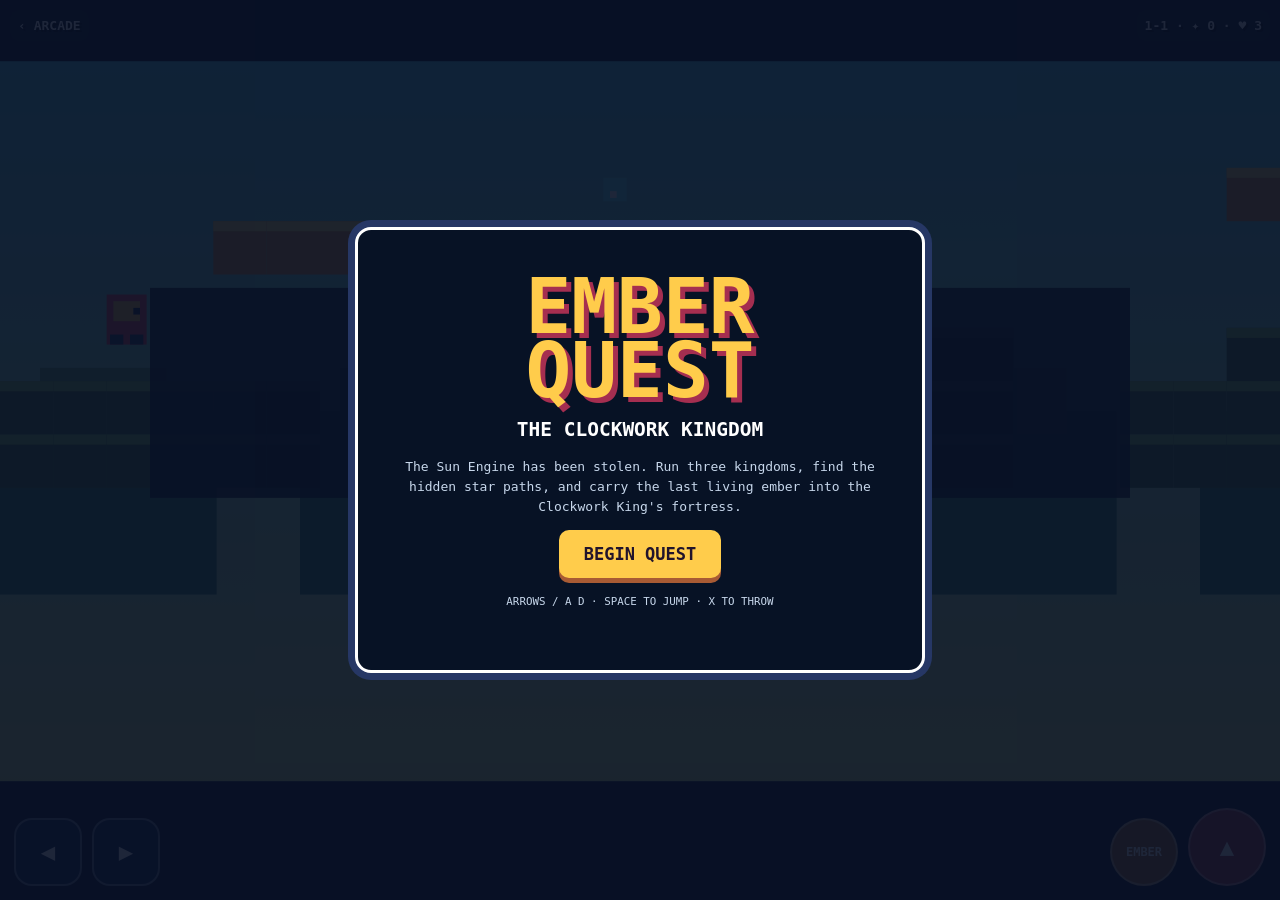
<file: ember-quest.html>
<!doctype html>
<html>
  <head>
    <meta charset="utf-8" />
    <meta
      name="viewport"
      content="width=device-width,initial-scale=1,maximum-scale=1,user-scalable=no"
    />
    <meta
      http-equiv="Cache-Control"
      content="no-cache,no-store,must-revalidate"
    />
    <title>Ember Quest</title>
    <style>
      * {
        box-sizing: border-box;
      }
      html,
      body {
        margin: 0;
        width: 100%;
        height: 100%;
        overflow: hidden;
        background: #081020;
        color: white;
        font-family: monospace;
        touch-action: none;
      }
      canvas {
        width: 100%;
        height: 100%;
        display: block;
        image-rendering: pixelated;
      }
      .hud {
        position: fixed;
        z-index: 3;
        top: 10px;
        left: 10px;
        right: 10px;
        display: flex;
        justify-content: space-between;
        text-shadow: 2px 2px #000;
        font-weight: bold;
      }
      .hud a {
        color: #fff;
        text-decoration: none;
        background: #071225bb;
        padding: 8px;
        border-radius: 8px;
      }
      .stats {
        background: #071225bb;
        padding: 8px;
        border-radius: 8px;
      }
      .controls {
        position: fixed;
        z-index: 4;
        bottom: 14px;
        left: 14px;
        right: 14px;
        display: flex;
        justify-content: space-between;
        pointer-events: none;
      }
      .group {
        display: flex;
        gap: 10px;
        align-items: end;
      }
      .btn {
        pointer-events: auto;
        width: 68px;
        height: 68px;
        border: 2px solid #ffffff66;
        border-radius: 18px;
        background: #102654bb;
        color: #fff;
        font: bold 24px monospace;
      }
      .jump {
        width: 78px;
        height: 78px;
        border-radius: 50%;
        background: #e34558bb;
      }
      .fire {
        border-radius: 50%;
        font-size: 12px;
        background: #df8a35bb;
      }
      .screen {
        position: fixed;
        z-index: 6;
        inset: 0;
        display: grid;
        place-items: center;
        background: #081126e8;
        text-align: center;
        padding: 22px;
      }
      .card {
        max-width: 570px;
        border: 3px solid white;
        border-radius: 16px;
        background: #071225;
        padding: clamp(24px, 6vw, 45px);
        box-shadow: 0 0 0 7px #263765;
      }
      .card h1 {
        font-size: clamp(42px, 12vw, 76px);
        line-height: 0.83;
        color: #ffcc4b;
        text-shadow: 5px 5px #a52e50;
        margin: 0;
      }
      .card p {
        line-height: 1.55;
        color: #c7d7eb;
      }
      .start {
        border: 0;
        border-radius: 10px;
        padding: 14px 25px;
        background: #ffcc4b;
        color: #21142c;
        font: bold 17px monospace;
        box-shadow: 0 5px #a85b34;
      }
      .hidden {
        display: none;
      }
    </style>
  </head>
  <body>
    <canvas id="game"></canvas>
    <div class="hud">
      <a href="index.html">‹ ARCADE</a>
      <div class="stats">
        <span id="world">1-1</span> · ✦ <b id="gems">0</b> · ♥ <b id="hp">3</b>
      </div>
    </div>
    <div class="controls">
      <div class="group">
        <button class="btn" data-k="left">◀</button
        ><button class="btn" data-k="right">▶</button>
      </div>
      <div class="group">
        <button class="btn fire" data-k="fire">EMBER</button
        ><button class="btn jump" data-k="jump">▲</button>
      </div>
    </div>
    <div id="screen" class="screen">
      <div class="card">
        <h1>EMBER<br />QUEST</h1>
        <h2>THE CLOCKWORK KINGDOM</h2>
        <p>
          The Sun Engine has been stolen. Run three kingdoms, find the hidden
          star paths, and carry the last living ember into the Clockwork King's
          fortress.
        </p>
        <button id="start" class="start">BEGIN QUEST</button>
        <p><small>ARROWS / A D · SPACE TO JUMP · X TO THROW</small></p>
      </div>
    </div>
    <script src="ember-quest.js?v=4"></script>
  </body>
</html>
</file>
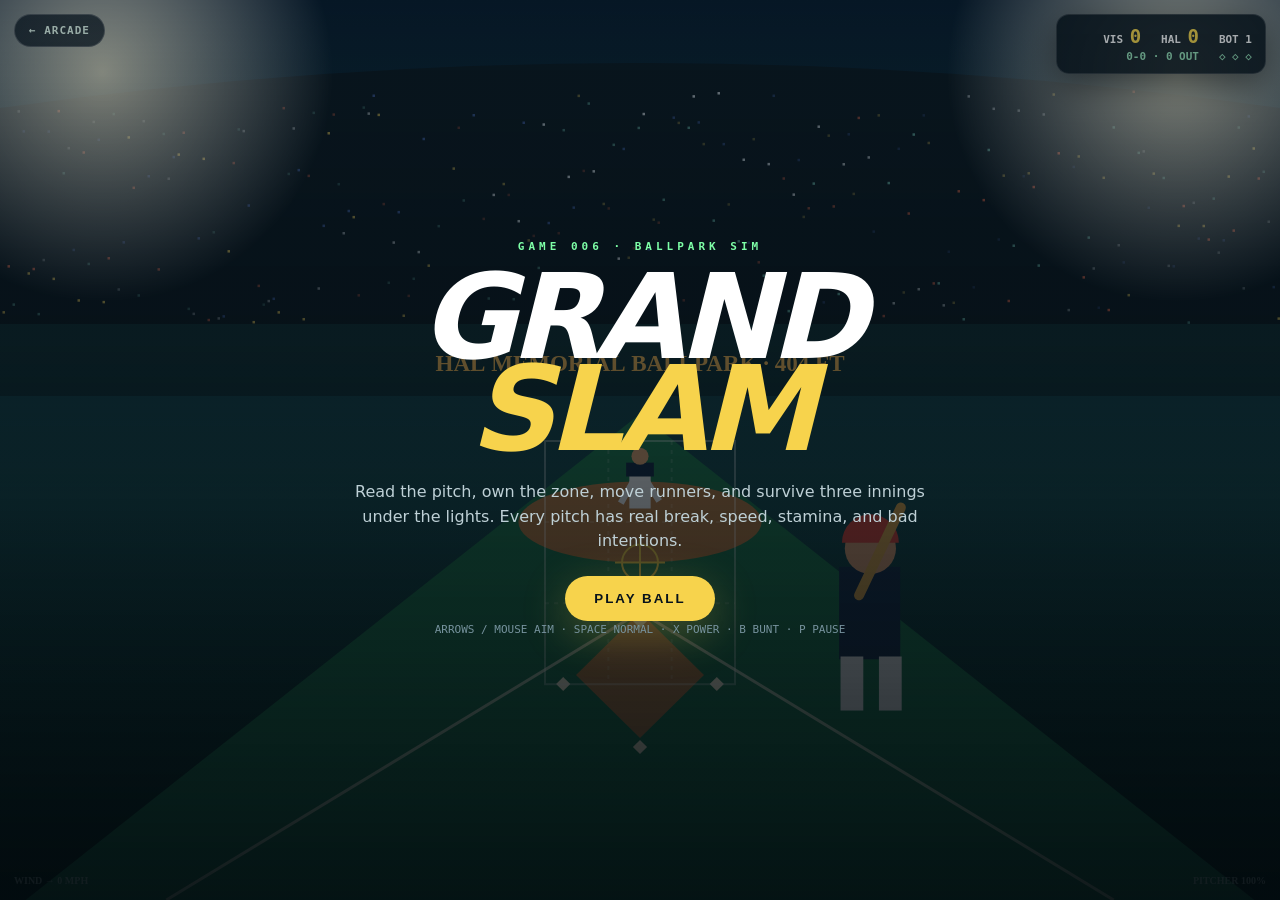
<file: grand-slam.html>
<!doctype html>
<html lang="en">
  <head>
    <meta charset="utf-8" />
    <meta name="viewport" content="width=device-width,initial-scale=1,maximum-scale=1,user-scalable=no" />
    <meta http-equiv="Cache-Control" content="no-cache, no-store, must-revalidate" />
    <title>Grand Slam · HAL Arcade</title>
    <style>
      * { box-sizing: border-box; }
      html,body { margin:0; width:100%; height:100%; overflow:hidden; background:#07131d; color:#fff; font-family:Inter,ui-sans-serif,system-ui,sans-serif; touch-action:none; }
      canvas { display:block; width:100%; height:100%; }
      .top { position:fixed; z-index:3; inset:14px 14px auto; display:flex; justify-content:space-between; align-items:flex-start; pointer-events:none; }
      .back { pointer-events:auto; color:#e8fff2; text-decoration:none; padding:9px 14px; border:1px solid #ffffff33; border-radius:99px; background:#06131dbb; font:800 11px ui-monospace,monospace; letter-spacing:1px; }
      .board { min-width:210px; padding:10px 13px; border:1px solid #ffffff22; border-radius:13px; background:#041018d9; text-align:right; box-shadow:0 10px 35px #0008; font:700 11px ui-monospace,monospace; }
      .board strong { color:#f9d94c; font-size:19px; }
      .count { color:#9be8bd; margin-top:3px; }
      .panel { position:fixed; z-index:4; inset:0; display:grid; place-items:center; padding:24px; background:linear-gradient(#06121b55,#02090ee8); text-align:center; }
      .card { width:min(660px,100%); }
      .kicker { color:#7effa7; font:900 11px ui-monospace,monospace; letter-spacing:4px; }
      h1 { font-size:clamp(58px,14vw,118px); line-height:.78; letter-spacing:-7px; font-style:italic; margin:18px 0 25px; }
      h1 span { display:block; color:#f7d34c; }
      .card p { max-width:580px; margin:0 auto 22px; color:#bed0d6; line-height:1.55; }
      button { border:0; cursor:pointer; font-weight:900; }
      .start { border-radius:99px; padding:15px 29px; color:#07121b; background:#f7d34c; letter-spacing:2px; box-shadow:0 12px 45px #f7d34c44; }
      .help { color:#77939e!important; font:11px ui-monospace,monospace; }
      .controls { position:fixed; z-index:3; inset:auto 12px 12px; display:none; justify-content:space-between; align-items:end; pointer-events:none; }
      .controls button { pointer-events:auto; color:white; border:1px solid #fff4; background:#071b26dd; box-shadow:0 8px 30px #0008; }
      .aim { display:grid; grid-template-columns:54px 54px 54px; grid-template-rows:54px 54px; gap:5px; }
      .aim button { border-radius:13px; font-size:20px; }
      .aim [data-aim="up"] { grid-column:2; }
      .aim [data-aim="left"] { grid-row:2; grid-column:1; }
      .aim [data-aim="down"] { grid-row:2; grid-column:2; }
      .aim [data-aim="right"] { grid-row:2; grid-column:3; }
      .swings { display:flex; gap:8px; align-items:end; }
      .swings button { border-radius:50%; width:64px; height:64px; font-size:10px; letter-spacing:.5px; }
      .swings .power { width:82px; height:82px; background:#df493d; }
      .swings .normal { background:#e0aa2e; color:#101820; }
      .swings .bunt { background:#247c54; }
      @media (pointer:coarse),(max-width:800px) {
        .controls { display:flex; }
        .board { min-width:170px; font-size:9px; }
        .board strong { font-size:15px; }
        h1 { letter-spacing:-4px; }
        .help { display:none; }
      }
    </style>
  </head>
  <body>
    <canvas id="game"></canvas>
    <div class="top">
      <a class="back" href="index.html">← ARCADE</a>
      <div class="board">
        <div>VIS <strong id="away">0</strong> &nbsp; HAL <strong id="home">0</strong> &nbsp; <span id="inning">BOT 1</span></div>
        <div class="count"><span id="count">0-0 · 0 OUT</span> &nbsp; <span id="bases">◇ ◇ ◇</span></div>
      </div>
    </div>
    <div class="panel" id="panel">
      <div class="card">
        <div class="kicker">GAME 006 · BALLPARK SIM</div>
        <h1>GRAND<span>SLAM</span></h1>
        <p>Read the pitch, own the zone, move runners, and survive three innings under the lights. Every pitch has real break, speed, stamina, and bad intentions.</p>
        <button class="start" id="start">PLAY BALL</button>
        <p class="help">ARROWS / MOUSE AIM · SPACE NORMAL · X POWER · B BUNT · P PAUSE</p>
      </div>
    </div>
    <div class="controls">
      <div class="aim">
        <button data-aim="up">↑</button><button data-aim="left">←</button><button data-aim="down">↓</button><button data-aim="right">→</button>
      </div>
      <div class="swings">
        <button class="bunt" data-swing="bunt">BUNT</button>
        <button class="normal" data-swing="normal">SWING</button>
        <button class="power" data-swing="power">POWER</button>
      </div>
    </div>
    <script src="grand-slam.js?v=2"></script>
  </body>
</html>
</file>
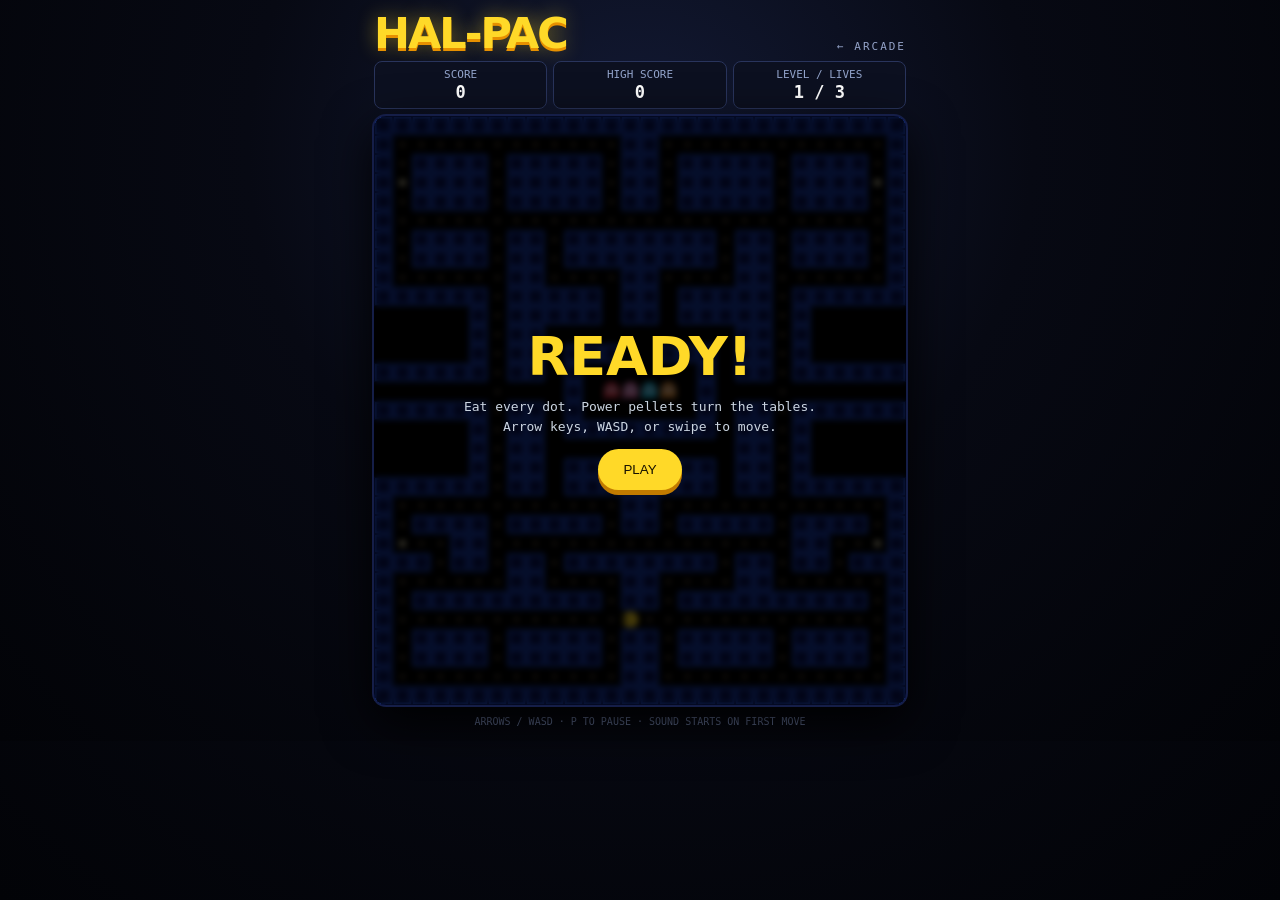
<file: hal-pac.html>
<!doctype html>
<html lang="en">
<head>
  <meta charset="utf-8"><meta name="viewport" content="width=device-width,initial-scale=1,maximum-scale=1,user-scalable=no"><meta http-equiv="Cache-Control" content="no-cache, no-store, must-revalidate">
  <title>HAL-PAC · HAL Arcade</title>
  <style>
    :root{--yellow:#ffd928;--blue:#174cff;--ink:#05060c;--cyan:#35e5ff;--pink:#ff6bb5}
    *{box-sizing:border-box}html,body{margin:0;min-height:100%;background:radial-gradient(circle at 50% 20%,#131a35 0,#070913 45%,#020307 100%);color:#fff;font-family:ui-monospace,SFMono-Regular,Menlo,monospace;overscroll-behavior:none}
    body{display:grid;place-items:center;padding:14px}.shell{width:min(96vw,600px);text-align:center}.brand{display:flex;align-items:end;justify-content:space-between;margin:0 auto 8px;width:min(100%,532px)}
    h1{font:900 clamp(25px,7vw,43px)/.9 system-ui;margin:0;color:var(--yellow);letter-spacing:-2px;text-shadow:0 3px 0 #e79000,0 0 20px #ffd92877}.tag,.back{font-size:11px;color:#94a3c8;letter-spacing:2px}.back{text-decoration:none}.back:hover{color:#fff}
    .hud{display:grid;grid-template-columns:1fr 1fr 1fr;gap:6px;width:min(100%,532px);margin:auto auto 7px}.stat{background:#0c1020;border:1px solid #29345c;border-radius:8px;padding:6px 4px;font-size:11px;color:#93a4cb}.stat b{display:block;color:#fff;font-size:17px;margin-top:1px}
    .stage{position:relative;width:min(100%,532px);aspect-ratio:28/31;margin:auto;border-radius:12px;overflow:hidden;box-shadow:0 0 0 2px #151e48,0 16px 50px #000}canvas{display:block;width:100%;height:100%;background:#000;touch-action:none}
    .overlay{position:absolute;inset:0;display:grid;place-items:center;background:#000b;backdrop-filter:blur(3px);padding:30px;transition:.2s}.overlay.hidden{opacity:0;pointer-events:none}.card h2{font:900 clamp(30px,9vw,54px)/1 system-ui;margin:0 0 10px;color:var(--yellow)}.card p{color:#cbd5e1;line-height:1.5;font-size:13px}.card button{border:0;border-radius:99px;background:var(--yellow);color:#151000;font:bold 16px inherit;padding:13px 25px;cursor:pointer;box-shadow:0 5px 0 #c27b00}.card button:active{transform:translateY(4px);box-shadow:0 1px 0 #c27b00}
    .controls{display:grid;grid-template-columns:52px 52px 52px;grid-template-rows:45px 45px;justify-content:center;gap:5px;margin-top:11px}.ctrl{border:1px solid #34406c;background:#12182d;color:#dbeafe;border-radius:11px;font-size:21px;touch-action:manipulation}.ctrl:active{background:#22346b}.up{grid-column:2}.left{grid-column:1;grid-row:2}.down{grid-column:2;grid-row:2}.right{grid-column:3;grid-row:2}.help{font-size:10px;color:#667499;margin:8px 0 0}
    @media(min-width:700px){.controls{display:none}.help{margin-top:11px}}
  </style>
</head>
<body><main class="shell">
  <div class="brand"><h1>HAL-PAC</h1><a class="back" href="./">← ARCADE</a></div>
  <div class="hud"><div class="stat">SCORE<b id="score">0</b></div><div class="stat">HIGH SCORE<b id="high">0</b></div><div class="stat">LEVEL / LIVES<b><span id="level">1</span> / <span id="lives">3</span></b></div></div>
  <div class="stage"><canvas id="game" width="560" height="620"></canvas><div class="overlay" id="overlay"><div class="card"><h2 id="title">READY!</h2><p id="message">Eat every dot. Power pellets turn the tables.<br>Arrow keys, WASD, or swipe to move.</p><button id="start">PLAY</button></div></div></div>
  <div class="controls"><button class="ctrl up" data-dir="up">▲</button><button class="ctrl left" data-dir="left">◀</button><button class="ctrl down" data-dir="down">▼</button><button class="ctrl right" data-dir="right">▶</button></div>
  <p class="help">ARROWS / WASD · P TO PAUSE · SOUND STARTS ON FIRST MOVE</p>
</main><script>const s=document.createElement('script');s.src='game.js?fresh='+Date.now();document.body.appendChild(s)</script></body></html>
</file>
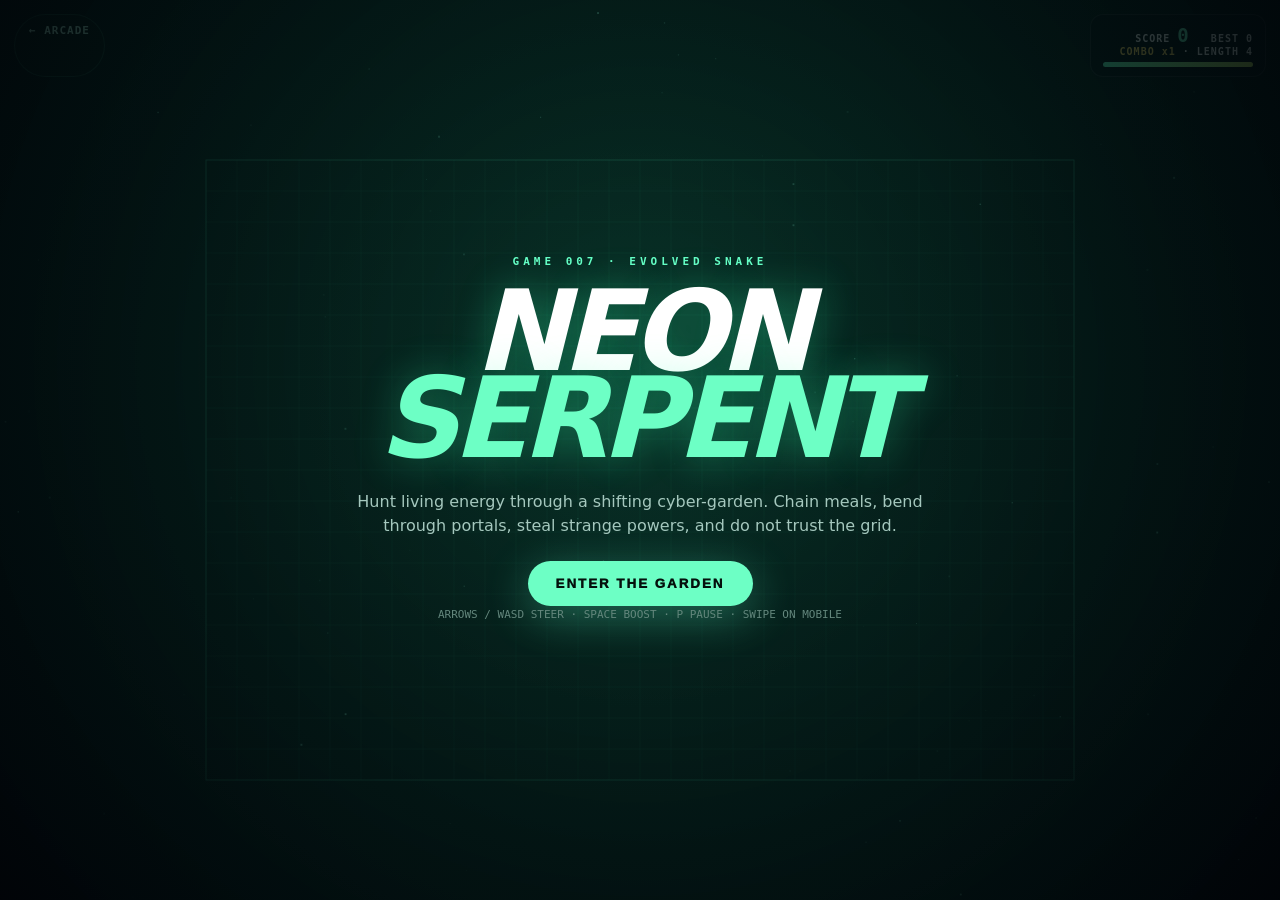
<file: neon-serpent.html>
<!doctype html>
<html lang="en">
<head>
  <meta charset="utf-8"><meta name="viewport" content="width=device-width,initial-scale=1,maximum-scale=1,user-scalable=no">
  <meta http-equiv="Cache-Control" content="no-cache, no-store, must-revalidate">
  <title>Neon Serpent · HAL Arcade</title>
  <style>
    *{box-sizing:border-box}html,body{margin:0;width:100%;height:100%;overflow:hidden;background:#02050a;color:#fff;font-family:Inter,system-ui,sans-serif;touch-action:none}canvas{display:block;width:100%;height:100%}
    .top{position:fixed;z-index:3;inset:14px 14px auto;display:flex;justify-content:space-between;pointer-events:none}.back{pointer-events:auto;color:#bdffe6;text-decoration:none;padding:9px 14px;border:1px solid #64ffc633;border-radius:99px;background:#03110ddb;font:800 11px ui-monospace,monospace;letter-spacing:1px}.hud{text-align:right;padding:9px 12px;border:1px solid #ffffff1d;border-radius:13px;background:#02090ddd;font:700 10px ui-monospace,monospace;letter-spacing:1px}.hud strong{color:#6dffc5;font-size:19px}.hud .combo{color:#ffda62}.boost{width:150px;height:5px;margin:5px 0 0 auto;background:#ffffff18;border-radius:5px;overflow:hidden}.boost i{display:block;width:100%;height:100%;background:linear-gradient(90deg,#5bffbe,#d6ff6b);box-shadow:0 0 9px #5bffbe}
    .panel{position:fixed;z-index:4;inset:0;display:grid;place-items:center;padding:22px;background:radial-gradient(circle at 50% 40%,#063b3088,#010408f3);text-align:center}.card{width:min(680px,100%)}.kicker{color:#66ffc6;font:900 11px ui-monospace,monospace;letter-spacing:4px}h1{font-size:clamp(55px,13vw,112px);line-height:.78;letter-spacing:-7px;font-style:italic;margin:20px 0 27px;text-shadow:0 0 40px #32ffae55}h1 span{display:block;color:#6dffc5}.card p{max-width:600px;margin:0 auto 22px;color:#a5c8be;line-height:1.55}.start{border:0;border-radius:99px;padding:15px 28px;background:#6dffc5;color:#04100c;font-weight:950;letter-spacing:2px;cursor:pointer;box-shadow:0 10px 45px #5bffc855}.help{font:11px ui-monospace,monospace;color:#64877d!important}
    .mobile{position:fixed;z-index:3;inset:auto 12px 12px;display:none;justify-content:space-between;align-items:end;pointer-events:none}.pad{display:grid;grid-template-columns:54px 54px 54px;grid-template-rows:54px 54px;gap:5px}.mobile button{pointer-events:auto;border:1px solid #ffffff32;background:#051912dd;color:#fff;font-size:20px;font-weight:900;border-radius:14px}.pad [data-dir="up"]{grid-column:2}.pad [data-dir="left"]{grid-row:2}.pad [data-dir="down"]{grid-row:2;grid-column:2}.pad [data-dir="right"]{grid-row:2;grid-column:3}.dash{width:82px;height:82px!important;border-radius:50%!important;background:#b5ff3f!important;color:#071006!important;font-size:11px!important;letter-spacing:1px}
    @media(pointer:coarse),(max-width:800px){.mobile{display:flex}.help{display:none}.hud{font-size:8px}.hud strong{font-size:15px}.boost{width:110px}h1{letter-spacing:-4px}}
  </style>
</head>
<body>
  <canvas id="game"></canvas>
  <div class="top"><a class="back" href="index.html">← ARCADE</a><div class="hud">SCORE <strong id="score">0</strong> &nbsp; BEST <span id="best">0</span><div><span class="combo" id="combo">COMBO x1</span> · LENGTH <span id="length">4</span></div><div class="boost"><i id="boost"></i></div></div></div>
  <div class="panel" id="panel"><div class="card"><div class="kicker">GAME 007 · EVOLVED SNAKE</div><h1>NEON<span>SERPENT</span></h1><p>Hunt living energy through a shifting cyber-garden. Chain meals, bend through portals, steal strange powers, and do not trust the grid.</p><button class="start" id="start">ENTER THE GARDEN</button><p class="help">ARROWS / WASD STEER · SPACE BOOST · P PAUSE · SWIPE ON MOBILE</p></div></div>
  <div class="mobile"><div class="pad"><button data-dir="up">↑</button><button data-dir="left">←</button><button data-dir="down">↓</button><button data-dir="right">→</button></div><button class="dash" id="dash">BOOST</button></div>
  <script src="neon-serpent.js?v=1"></script>
</body></html>
</file>
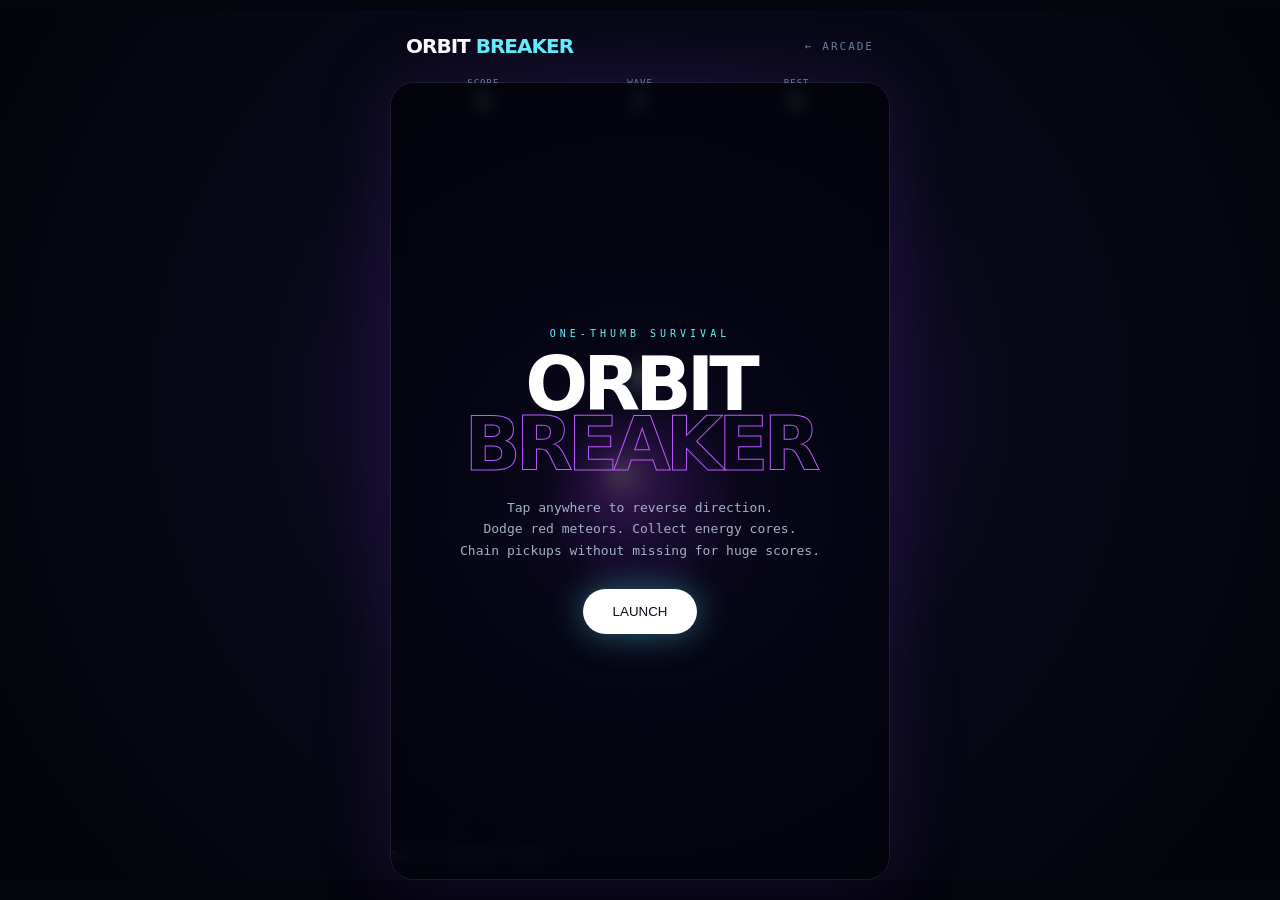
<file: orbit-breaker.html>
<!doctype html><html lang="en"><head><meta charset="utf-8"><meta name="viewport" content="width=device-width,initial-scale=1,maximum-scale=1,user-scalable=no"><meta http-equiv="Cache-Control" content="no-cache, no-store, must-revalidate"><title>Orbit Breaker · HAL Arcade</title>
<style>*{box-sizing:border-box}html,body{margin:0;height:100%;overflow:hidden;background:#03040c;color:#fff;font-family:ui-monospace,SFMono-Regular,monospace;touch-action:none}.shell{height:100%;display:flex;flex-direction:column;align-items:center;background:radial-gradient(circle at 50% 45%,#25124c,#080918 46%,#020308)}header{height:72px;width:min(100%,500px);display:flex;align-items:center;justify-content:space-between;padding:0 16px;flex:none}.brand{font:900 20px system-ui;letter-spacing:-1px}.brand i{color:#64f4ff;font-style:normal}.back{color:#71809f;text-decoration:none;font-size:11px;letter-spacing:2px}.hud{position:absolute;z-index:3;top:78px;width:min(100%,500px);display:grid;grid-template-columns:repeat(3,1fr);padding:0 15px;pointer-events:none}.stat{text-align:center;color:#72809b;font-size:9px;letter-spacing:1px}.stat b{display:block;color:#fff;font-size:18px;margin-top:3px}.stage{position:relative;flex:1;width:min(100%,500px);min-height:0;overflow:hidden;border-radius:24px 24px 0 0;border:1px solid #ffffff18;border-bottom:0;box-shadow:0 0 70px #51208d44}canvas{width:100%;height:100%;display:block}.overlay{position:absolute;inset:0;z-index:5;display:grid;place-items:center;background:#03040cbb;backdrop-filter:blur(8px);padding:35px;text-align:center}.overlay.hidden{opacity:0;pointer-events:none}.card .kicker{color:#67efff;font-size:10px;letter-spacing:4px}.card h1{font:900 clamp(46px,14vw,74px)/.82 system-ui;letter-spacing:-5px;margin:15px 0 22px}.card h1 span{display:block;color:transparent;-webkit-text-stroke:1px #bc5bff}.card p{color:#a5b1c9;font-size:13px;line-height:1.65}.card button{margin-top:15px;border:0;border-radius:99px;background:#fff;color:#080913;padding:15px 30px;font:bold 15px inherit;box-shadow:0 0 35px #64eaff66}.tip{position:absolute;bottom:18px;z-index:4;font-size:10px;letter-spacing:2px;color:#7e8ba5;pointer-events:none}.flash{position:absolute;inset:0;z-index:2;pointer-events:none;opacity:0;background:#fff}.flash.go{animation:flash .25s}@keyframes flash{50%{opacity:.5}}@media(min-width:600px){body{padding-top:10px}.shell{height:calc(100% - 20px)}.stage{border-radius:24px;border-bottom:1px solid #ffffff18}}</style></head>
<body><main class="shell"><header><div class="brand">ORBIT <i>BREAKER</i></div><a class="back" href="./">← ARCADE</a></header><div class="hud"><div class="stat">SCORE<b id="score">0</b></div><div class="stat">WAVE<b id="wave">1</b></div><div class="stat">BEST<b id="best">0</b></div></div><div class="stage" id="stage"><canvas id="game"></canvas><div class="flash" id="flash"></div><div class="overlay" id="overlay"><div class="card"><div class="kicker">ONE-THUMB SURVIVAL</div><h1>ORBIT<span>BREAKER</span></h1><p>Tap anywhere to reverse direction.<br>Dodge red meteors. Collect energy cores.<br>Chain pickups without missing for huge scores.</p><button id="start">LAUNCH</button></div></div><div class="tip">TAP TO REVERSE ORBIT</div></div></main><script>const s=document.createElement('script');s.src='orbit.js?fresh='+Date.now();document.body.appendChild(s)</script></body></html>
</file>
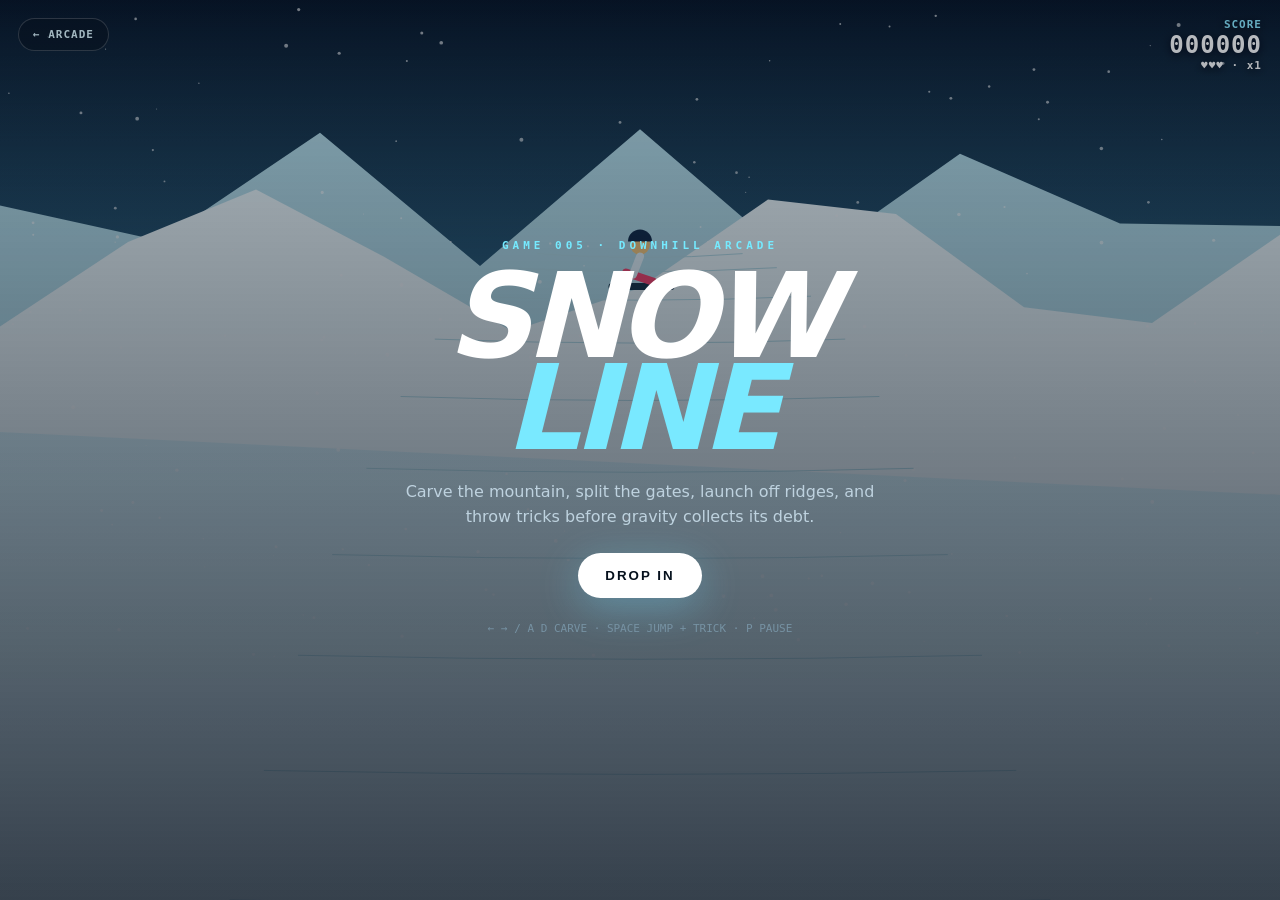
<file: snowline.html>
<!doctype html>
<html lang="en">
  <head>
    <meta charset="utf-8" />
    <meta
      name="viewport"
      content="width=device-width,initial-scale=1,maximum-scale=1,user-scalable=no"
    />
    <meta
      http-equiv="Cache-Control"
      content="no-cache, no-store, must-revalidate"
    />
    <title>Snowline · HAL Arcade</title>
    <style>
      * {
        box-sizing: border-box;
      }
      html,
      body {
        margin: 0;
        width: 100%;
        height: 100%;
        overflow: hidden;
        background: #07111f;
        color: #fff;
        font-family: Inter, ui-sans-serif, system-ui, sans-serif;
        touch-action: none;
      }
      canvas {
        display: block;
        width: 100%;
        height: 100%;
      }
      .top {
        position: fixed;
        z-index: 2;
        inset: 18px 18px auto;
        display: flex;
        justify-content: space-between;
        align-items: flex-start;
        pointer-events: none;
      }
      .back {
        pointer-events: auto;
        text-decoration: none;
        color: #dff8ff;
        border: 1px solid #ffffff35;
        background: #07111f99;
        border-radius: 99px;
        padding: 9px 14px;
        font:
          700 11px ui-monospace,
          monospace;
        letter-spacing: 1px;
      }
      .hud {
        text-align: right;
        font:
          700 11px ui-monospace,
          monospace;
        letter-spacing: 1px;
        text-shadow: 0 2px 8px #001;
      }
      .hud strong {
        display: block;
        font-size: 24px;
        color: #fff;
      }
      .hud span {
        color: #89e8ff;
      }
      .panel {
        position: fixed;
        z-index: 3;
        inset: 0;
        display: grid;
        place-items: center;
        background: linear-gradient(#07111f44, #07111fcc);
        padding: 24px;
        text-align: center;
      }
      .card {
        max-width: 560px;
      }
      .kicker {
        font:
          800 11px ui-monospace,
          monospace;
        letter-spacing: 4px;
        color: #75eaff;
      }
      .card h1 {
        font-size: clamp(58px, 15vw, 118px);
        line-height: 0.78;
        letter-spacing: -7px;
        margin: 18px 0 26px;
        font-style: italic;
      }
      .card h1 span {
        display: block;
        color: #79e9ff;
      }
      .card p {
        max-width: 500px;
        margin: 0 auto 24px;
        color: #bed2df;
        line-height: 1.55;
      }
      .card button {
        border: 0;
        border-radius: 99px;
        padding: 15px 27px;
        background: #fff;
        color: #06111d;
        font-weight: 900;
        letter-spacing: 2px;
        cursor: pointer;
        box-shadow: 0 10px 40px #71ddff55;
      }
      .help {
        margin-top: 22px !important;
        font:
          11px ui-monospace,
          monospace;
        color: #7692a3 !important;
      }
      .controls {
        position: fixed;
        z-index: 2;
        inset: auto 14px 14px;
        display: none;
        justify-content: space-between;
        pointer-events: none;
      }
      .pad {
        display: flex;
        gap: 10px;
      }
      .controls button {
        pointer-events: auto;
        width: 66px;
        height: 66px;
        border-radius: 50%;
        border: 1px solid #fff5;
        background: #09243dcc;
        color: #fff;
        font-size: 25px;
        font-weight: 900;
      }
      .controls .jump {
        width: 80px;
        height: 80px;
        background: #e84c74dd;
        font-size: 12px;
        letter-spacing: 1px;
      }
      @media (pointer: coarse), (max-width: 800px) {
        .controls {
          display: flex;
        }
        .hud strong {
          font-size: 19px;
        }
        .top {
          inset: 12px 12px auto;
        }
        .card h1 {
          letter-spacing: -4px;
        }
      }
    </style>
  </head>
  <body>
    <canvas id="game"></canvas>
    <div class="top">
      <a class="back" href="index.html">← ARCADE</a>
      <div class="hud">
        <span id="label">SCORE</span><strong id="score">000000</strong>
        <div id="meta">♥♥♥ · x1</div>
      </div>
    </div>
    <div class="panel" id="panel">
      <div class="card">
        <div class="kicker">GAME 005 · DOWNHILL ARCADE</div>
        <h1>SNOW<span>LINE</span></h1>
        <p>
          Carve the mountain, split the gates, launch off ridges, and throw
          tricks before gravity collects its debt.
        </p>
        <button id="start">DROP IN</button>
        <p class="help">← → / A D CARVE · SPACE JUMP + TRICK · P PAUSE</p>
      </div>
    </div>
    <div class="controls">
      <div class="pad">
        <button data-key="left">←</button><button data-key="right">→</button>
      </div>
      <button class="jump" data-key="jump">JUMP</button>
    </div>
    <script src="snowline.js?v=1"></script>
  </body>
</html>
</file>
<file: prism-rally/style.css>
:root{color-scheme:dark;--ink:#182239;--cream:#fff6dd;--gold:#ffd264;--muted:#abb9cb;--panel:#18243beb}*{box-sizing:border-box}body{margin:0;background:#101a2e;color:var(--cream);font-family:Arial,Helvetica,sans-serif}button,a,input{touch-action:manipulation}button{font:inherit;cursor:pointer;color:inherit}button:focus-visible,a:focus-visible,input:focus-visible{outline:3px solid #fff;outline-offset:5px}button{border:0}#app{position:relative;min-height:100svh;overflow:hidden;background:#172339}#game{position:absolute;width:100%;height:100%;inset:0;image-rendering:pixelated;object-fit:cover}.vignette{position:absolute;inset:0;background:linear-gradient(90deg,#101b31e8 0%,#101b3190 40%,#101b3100 78%),linear-gradient(0deg,#101b31cf,transparent 25%);pointer-events:none}#brand{height:98px;display:flex;justify-content:space-between;align-items:center;padding:0 5.5%;position:relative;z-index:2}#brand a{text-decoration:none;color:var(--cream);font-weight:950;letter-spacing:2px;font-size:20px}#brand a>span:last-child{font-weight:400;margin-left:5px}.brand-icon{display:inline-grid;place-items:center;background:var(--gold);color:var(--ink);height:31px;width:31px;margin-right:10px;transform:rotate(-8deg);border-radius:5px}.header-right{display:flex;align-items:center;gap:28px}.edition{font-size:10px;letter-spacing:2.5px;color:#d7e4e0}.icon-button{border:1px solid #ffffff38;background:#19283a88;padding:10px 14px;border-radius:50%;font-size:20px}#screen{position:relative;z-index:1;min-height:calc(100svh - 162px);padding:32px 5.5% 50px;display:flex;flex-direction:column;justify-content:center}.eyebrow{font-size:11px;font-weight:bold;letter-spacing:3.5px;color:var(--gold);display:flex;align-items:center;gap:12px}.eyebrow:before{content:'';width:26px;height:2px;background:var(--gold)}h1{font-size:clamp(60px,8.6vw,132px);line-height:.87;letter-spacing:-6px;margin:26px 0 24px;font-weight:950;font-style:italic;text-shadow:4px 5px 0 #233046}h1 span{color:var(--gold)}.hero-copy{font-size:16px;line-height:1.65;color:#d0d9e2;max-width:400px}.primary{display:inline-flex;justify-content:space-between;align-items:center;gap:50px;background:var(--gold);color:#232b35;padding:20px 25px;font-size:13px;font-weight:800;border-radius:5px;box-shadow:0 5px 0 #b48939;letter-spacing:.5px}.primary:hover{background:#ffe299;transform:translateY(-1px)}.primary b{font-size:21px}.title-actions{margin-top:30px;display:flex;gap:18px;align-items:center}.secondary{padding:15px 20px;background:#17283ccf;border:1px solid #c4d9d547;border-radius:5px;color:#e6e9df;font-size:12px;font-weight:bold}.secondary:hover{background:#34445a}.small-links{display:flex;gap:25px;margin-top:32px}.text-button{background:none;padding:0;color:#d1dbe3;font-size:11px;letter-spacing:1px}.text-button:hover{color:var(--gold)}.feature-tag{position:absolute;right:7%;bottom:80px;padding:15px 20px;border-left:3px solid var(--gold);background:#102135b5;backdrop-filter:blur(8px)}.feature-tag small{display:block;font-size:9px;letter-spacing:2px;color:var(--gold);margin-bottom:7px}.feature-tag strong{font-size:17px}.feature-tag p{font-size:11px;color:#cedadf;margin:7px 0 0}#footer{position:relative;z-index:2;height:64px;display:flex;align-items:center;justify-content:space-between;margin:0 5.5%;border-top:1px solid #edf8f226;font-size:9px;letter-spacing:1.6px;color:#c0cbd6}#footer b{color:var(--gold);padding:0 12px}.page-head{display:flex;align-items:flex-end;justify-content:space-between;margin-bottom:25px;gap:15px}h2{font-size:42px;letter-spacing:-1.6px;margin:12px 0 0}h3{margin:0;font-size:22px}.subtext{color:#c4cfdd;font-size:13px;line-height:1.7}.cards{display:grid;grid-template-columns:repeat(3,1fr);gap:18px}.card{background:var(--panel);border:1px solid #bcd4d42d;border-radius:10px;padding:26px;text-align:left;transition:transform .2s,border .2s;position:relative}.card:hover{transform:translateY(-4px);border-color:var(--gold)}.card .number{font-size:11px;color:var(--gold);letter-spacing:2px}.card h3{margin:40px 0 10px}.card p{font-size:13px;color:#bccadb;line-height:1.6;min-height:42px}.card .arrow{font-size:24px;position:absolute;right:22px;bottom:20px}.mode-symbol{font-size:52px;margin-top:15px;display:block;color:var(--gold)}.racer-grid{display:grid;grid-template-columns:repeat(4,1fr);gap:12px}.racer{padding:18px;display:flex;align-items:center;gap:16px}.racer.selected{border-color:var(--gold);background:#374443}.portrait{width:64px;height:66px;image-rendering:pixelated;flex-shrink:0}.racer strong{font-size:16px;display:block}.racer small{display:block;font-size:9px;letter-spacing:1px;color:#b9c6d6;margin-top:7px}.selection-bar{display:flex;align-items:center;justify-content:space-between;gap:25px;margin-top:25px;padding:20px 24px;background:#14223cdb;border:1px solid #ffffff25;border-radius:8px}.selection-bar p{max-width:480px;font-size:13px;line-height:1.5}.pills{display:flex;gap:8px}.pill{padding:11px 18px;border:1px solid #e3edda38;border-radius:30px;background:#1d2c40;font-size:11px}.pill.active{color:var(--ink);background:var(--gold);border-color:var(--gold)}.course-grid{display:grid;grid-template-columns:repeat(4,1fr);gap:12px}.course{padding:15px}.course h3{margin:8px 0;font-size:17px}.course p{font-size:11px;min-height:35px;margin:5px 0}.track-preview{width:100%;height:82px}.locked{opacity:.6}.panel{background:var(--panel);border:1px solid #ffffff30;border-radius:12px;padding:30px;max-width:780px;width:100%;margin:auto}.panel h2{margin-top:0}.settings-row{display:flex;align-items:center;justify-content:space-between;padding:18px 0;border-bottom:1px solid #ffffff20;font-size:14px}.settings-row input[type=range]{accent-color:var(--gold);width:45%}.settings-row input[type=checkbox]{accent-color:var(--gold);width:20px;height:20px}.panel-actions{display:flex;justify-content:flex-end;gap:12px;margin-top:24px}.controls{display:grid;grid-template-columns:1fr 1fr;gap:16px;font-size:13px;line-height:1.6}kbd{display:inline-block;padding:2px 7px;border:1px solid #ffffff50;background:#304157;border-radius:4px;margin-right:4px}.results{width:100%;border-collapse:collapse;margin-top:18px}.results td,.results th{text-align:left;font-size:13px;padding:10px;border-bottom:1px solid #ffffff16}.results tr.you{color:var(--gold);background:#ffd2640d}.results th{color:#9eafc0;font-size:10px;letter-spacing:2px}.podium{display:flex;justify-content:center;align-items:flex-end;gap:12px;margin:30px 0}.podium>div{text-align:center;width:27%;padding:25px 10px;background:#7188943d;border-radius:8px 8px 0 0}.podium>div:nth-child(2){padding-top:60px;background:#ffd26430}.podium strong{display:block;margin:15px 0}.podium span{font-size:40px;color:var(--gold)}body.racing #brand,body.racing #footer{display:none}body.racing .vignette{display:none}body.racing #screen{min-height:100svh;justify-content:center;background:#0b142759}body.racing #screen:empty{display:none}#hud{position:absolute;inset:0;pointer-events:none;color:#fff7df;text-shadow:2px 2px #172139;z-index:1}.hud-top{display:flex;justify-content:space-between;padding:25px 30px}.hud-box{background:#14223dce;border:1px solid #e4eed22b;padding:12px 18px;border-radius:7px;min-width:100px}.hud-box small{font-size:9px;letter-spacing:2px;display:block;color:#bdcbdc}.hud-box strong{font-size:30px;font-style:italic}.hud-left{display:flex;gap:10px}.hud-bottom{position:absolute;left:30px;bottom:30px;display:flex;align-items:flex-end;gap:15px}.hud-speed strong{font-size:48px}.item-box{border:2px solid var(--gold);min-width:135px}.item-box strong{font-size:20px}.hud-pause{pointer-events:auto;position:absolute;right:25px;top:104px}.countdown{position:absolute;left:50%;top:42%;transform:translate(-50%,-50%);font-size:100px;font-weight:900;font-style:italic;color:var(--gold);text-shadow:5px 5px #19243d}.race-message{position:absolute;top:26%;width:100%;text-align:center;color:var(--gold);font-size:15px;line-height:1.7;font-weight:bold}.drift-meter{height:5px;background:#22334a;width:110px;margin-top:8px}.drift-meter i{display:block;height:100%;background:var(--gold)}.tutorial-card{position:absolute;bottom:150px;left:30px;background:#17273ce8;padding:15px;border:1px solid #ffe09866;max-width:370px;font-size:12px;line-height:1.8}.tutorial-card strong{color:var(--gold);display:block}#touch{display:none;position:absolute;bottom:15px;left:15px;right:15px;z-index:3;justify-content:space-between;pointer-events:none}#touch>div{display:flex;gap:6px;align-items:flex-end}#touch button{pointer-events:auto;touch-action:none;background:#172940bd;border:1px solid #ffffff78;border-radius:12px;min-width:48px;height:52px;font-size:10px;font-weight:bold}#touch button[data-control=throttle]{background:#d6ac4ecc;color:#111;height:68px}.toast{position:fixed;bottom:20px;left:50%;transform:translateX(-50%);z-index:5;background:var(--gold);color:#172139;padding:13px 22px;border-radius:5px;font-size:13px}.badge{font-size:10px;color:var(--gold);letter-spacing:1px} [hidden]{display:none!important}@media (pointer:coarse){body.racing #touch:not([hidden]){display:flex}.hud-bottom{bottom:100px}.tutorial-card{bottom:190px}}@media(max-width:760px){#brand{height:75px;padding:0 6%}.edition{display:none}#screen{padding:25px 6% 35px;min-height:calc(100svh - 130px)}h1{font-size:80px;letter-spacing:-4px}.hero-copy{font-size:14px;max-width:290px}.feature-tag{display:none}#footer{height:55px;font-size:8px;line-height:1.7}#footer>span:last-child{display:none}.cards{grid-template-columns:1fr}.card{padding:18px}.card h3{margin:10px 0}.mode-symbol{float:right;margin:0;font-size:40px}.card p{min-height:0}.racer-grid{grid-template-columns:repeat(2,1fr);gap:7px}.racer{padding:10px;gap:8px}.portrait{width:42px;height:48px}.racer strong{font-size:12px}.racer small{font-size:8px}.selection-bar{flex-wrap:wrap;padding:15px;gap:10px}.course-grid{grid-template-columns:repeat(2,1fr)}.page-head{align-items:flex-start;flex-wrap:wrap}h2{font-size:32px}.pills{flex-wrap:wrap}.pill{padding:9px 12px}.panel{padding:20px}.controls{grid-template-columns:1fr}.hud-top{padding:12px}.hud-box{padding:8px 11px;min-width:65px}.hud-box strong{font-size:23px}.hud-pause{right:12px;top:83px}.hud-bottom{left:12px}.hud-speed strong{font-size:34px}.tutorial-card{left:12px;max-width:280px}.race-message{top:25%;font-size:12px}.primary{padding:16px 20px;gap:25px}.title-actions{gap:10px}.small-links{gap:18px}}

@media(max-width:760px){body.racing #touch:not([hidden]){display:flex}.hud-bottom{bottom:100px}.tutorial-card{bottom:200px}.hud-left{gap:5px}.hud-top>.hud-box{max-width:155px}.hud-top>.hud-box small{font-size:8px}.hud-top>.hud-box strong{font-size:18px!important}}

.panel-actions{flex-wrap:wrap}summary{cursor:pointer}body.racing #screen:not(:empty){z-index:4}body.racing #screen:not(:empty)~#touch{display:none!important}
</file>
